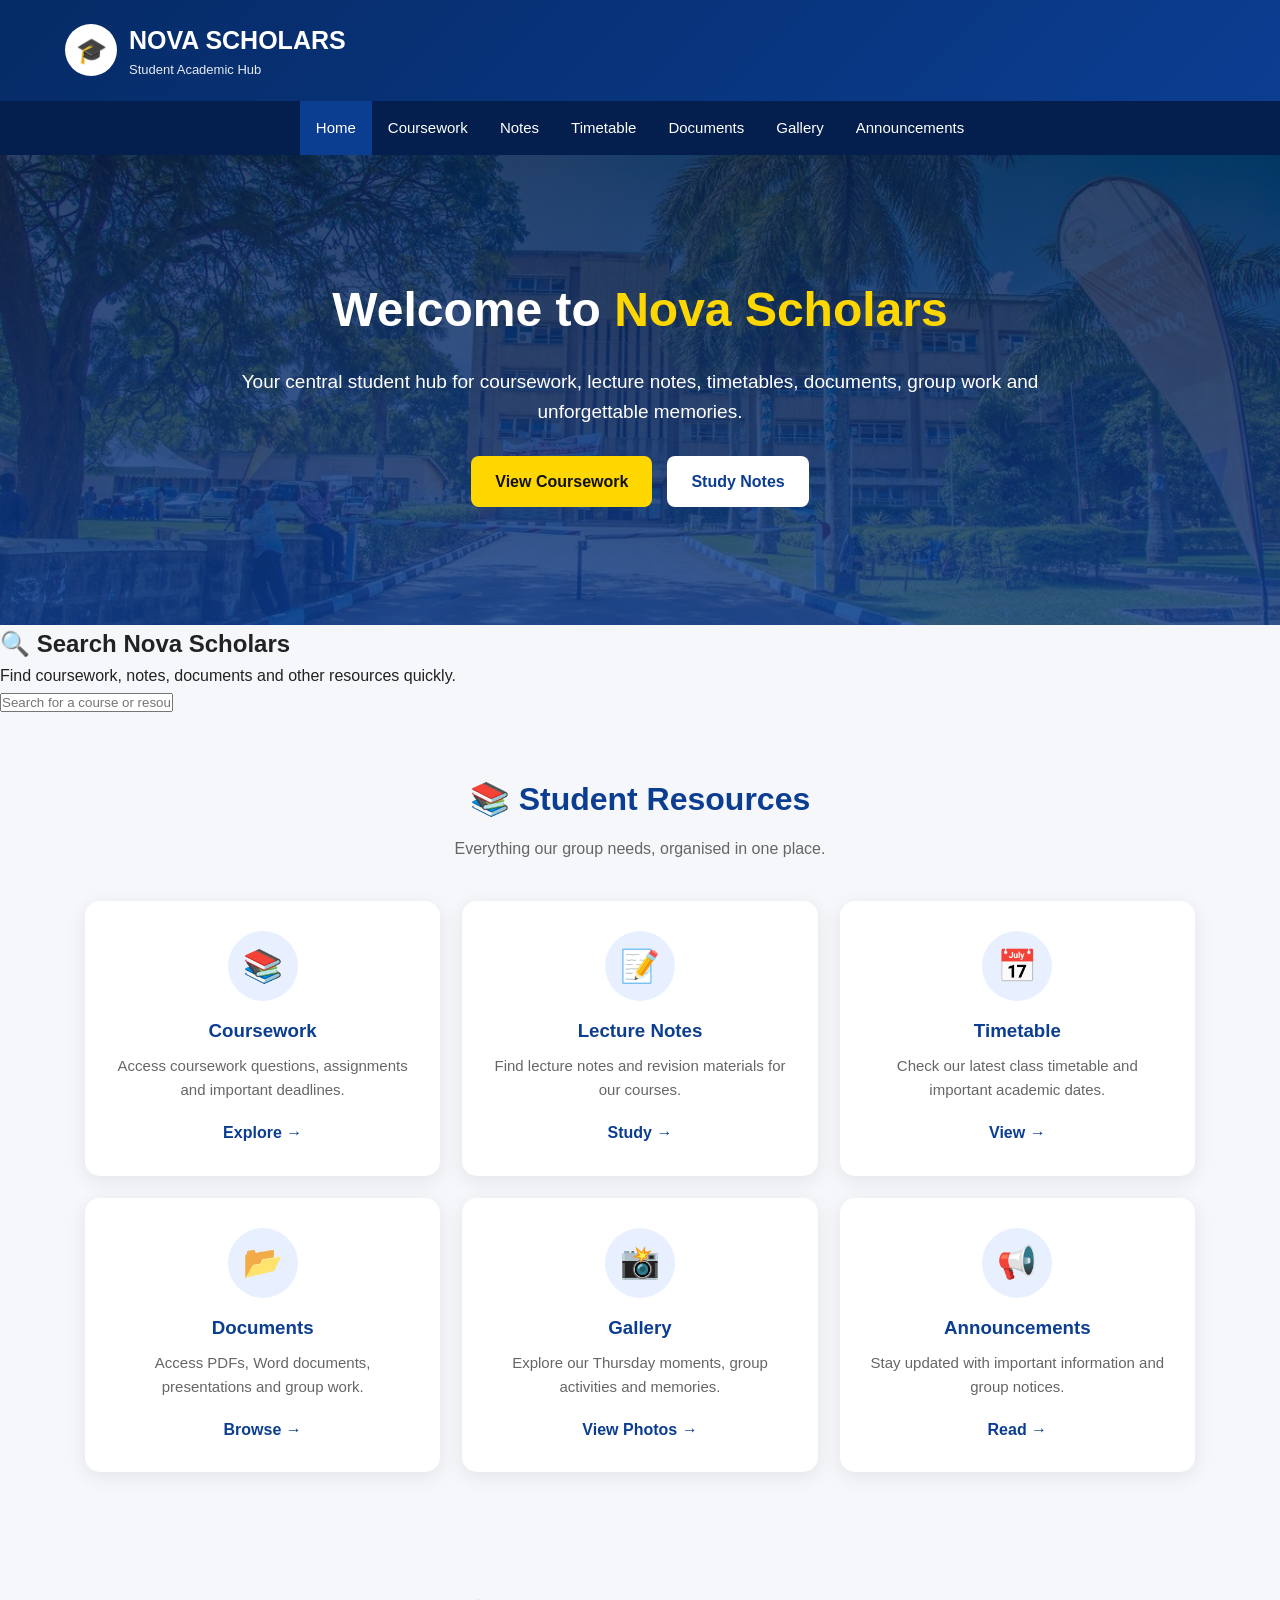
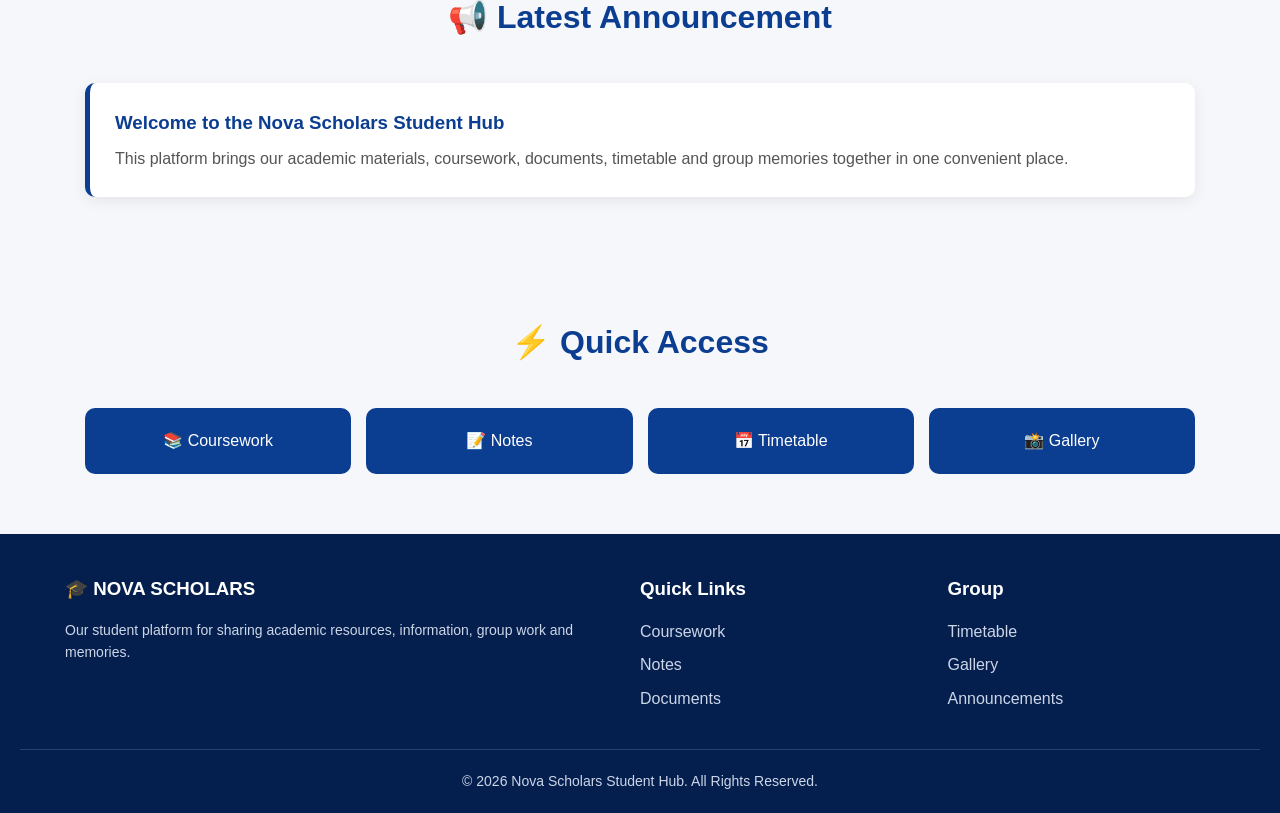
<file: index.html>
<!DOCTYPE html>
<html lang="en">

<head>

    <meta charset="UTF-8">

    <meta name="viewport"
          content="width=device-width, initial-scale=1.0">

    <title>Nova Scholars | Student Hub</title>

    <link rel="stylesheet" href="style.css">

</head>

<body>


<!-- ==============================
     HEADER
============================== -->

<header>

    <div class="header-content">

        <div class="logo">

            <div class="logo-icon">
                🎓
            </div>

            <div>

                <h1>NOVA SCHOLARS</h1>

                <p>
                    Student Academic Hub
                </p>

            </div>

        </div>

    </div>

</header>


<!-- ==============================
     NAVIGATION
============================== -->

<nav>

    <div class="nav-container">

        <a href="index.html" class="active">
            Home
        </a>

        <a href="coursework.html">
            Coursework
        </a>

        <a href="notes.html">
            Notes
        </a>

        <a href="timetable.html">
            Timetable
        </a>

        <a href="documents.html">
            Documents
        </a>

        <a href="gallery.html">
            Gallery
        </a>

        <a href="announcements.html">
            Announcements
        </a>

    </div>

</nav>


<!-- ==============================
     HERO
============================== -->

<section class="hero">

    <div class="hero-content">

        <h2>
            Welcome to
            <span>Nova Scholars</span>
        </h2>

        <p>
            Your central student hub for coursework,
            lecture notes, timetables, documents,
            group work and unforgettable memories.
        </p>


        <div class="hero-buttons">

            <a href="coursework.html"
               class="btn btn-primary">

                View Coursework

            </a>


            <a href="notes.html"
               class="btn btn-light">

                Study Notes

            </a>

        </div>

    </div>

</section>
<!-- Search Section -->
<section class="search-section">
    <h2>🔍 Search Nova Scholars</h2>
    <p>Find coursework, notes, documents and other resources quickly.</p>

    <input
        type="text"
        id="searchInput"
        placeholder="Search for a course or resource..."
        onkeyup="searchResources()"
    >

    <div id="searchResults"></div>
</section>

<!-- ==============================
     STUDENT RESOURCES
============================== -->

<section class="container">

    <div class="section-title">

        <h2>
            📚 Student Resources
        </h2>

        <p>
            Everything our group needs, organised in one place.
        </p>

    </div>


    <div class="cards">


        <!-- COURSEWORK -->

        <div class="card">

            <div class="card-icon">
                📚
            </div>

            <h3>
                Coursework
            </h3>

            <p>
                Access coursework questions,
                assignments and important deadlines.
            </p>

            <a href="coursework.html"
               class="card-link">

                Explore →

            </a>

        </div>


        <!-- NOTES -->

        <div class="card">

            <div class="card-icon">
                📝
            </div>

            <h3>
                Lecture Notes
            </h3>

            <p>
                Find lecture notes and revision
                materials for our courses.
            </p>

            <a href="notes.html"
               class="card-link">

                Study →

            </a>

        </div>


        <!-- TIMETABLE -->

        <div class="card">

            <div class="card-icon">
                📅
            </div>

            <h3>
                Timetable
            </h3>

            <p>
                Check our latest class timetable
                and important academic dates.
            </p>

            <a href="timetable.html"
               class="card-link">

                View →

            </a>

        </div>


        <!-- DOCUMENTS -->

        <div class="card">

            <div class="card-icon">
                📂
            </div>

            <h3>
                Documents
            </h3>

            <p>
                Access PDFs, Word documents,
                presentations and group work.
            </p>

            <a href="documents.html"
               class="card-link">

                Browse →

            </a>

        </div>


        <!-- GALLERY -->

        <div class="card">

            <div class="card-icon">
                📸
            </div>

            <h3>
                Gallery
            </h3>

            <p>
                Explore our Thursday moments,
                group activities and memories.
            </p>

            <a href="gallery.html"
               class="card-link">

                View Photos →

            </a>

        </div>


        <!-- ANNOUNCEMENTS -->

        <div class="card">

            <div class="card-icon">
                📢
            </div>

            <h3>
                Announcements
            </h3>

            <p>
                Stay updated with important
                information and group notices.
            </p>

            <a href="announcements.html"
               class="card-link">

                Read →

            </a>

        </div>

    </div>

</section>


<!-- ==============================
     LATEST ANNOUNCEMENT
============================== -->

<section class="container">

    <div class="section-title">

        <h2>
            📢 Latest Announcement
        </h2>

    </div>


    <div class="announcement-box">

        <h3>
            Welcome to the Nova Scholars Student Hub
        </h3>

        <p>
            This platform brings our academic materials,
            coursework, documents, timetable and group
            memories together in one convenient place.
        </p>

    </div>

</section>


<!-- ==============================
     QUICK LINKS
============================== -->

<section class="container">

    <div class="section-title">

        <h2>
            ⚡ Quick Access
        </h2>

    </div>


    <div class="quick-links">

        <a href="coursework.html"
           class="quick-link">

            📚 Coursework

        </a>


        <a href="notes.html"
           class="quick-link">

            📝 Notes

        </a>


        <a href="timetable.html"
           class="quick-link">

            📅 Timetable

        </a>


        <a href="gallery.html"
           class="quick-link">

            📸 Gallery

        </a>

    </div>

</section>


<!-- ==============================
     FOOTER
============================== -->

<footer>

    <div class="footer-content">


        <div class="footer-section">

            <h3>
                🎓 NOVA SCHOLARS
            </h3>

            <p>
                Our student platform for sharing
                academic resources, information,
                group work and memories.
            </p>

        </div>


        <div class="footer-section">

            <h3>
                Quick Links
            </h3>

            <a href="coursework.html">
                Coursework
            </a>

            <a href="notes.html">
                Notes
            </a>

            <a href="documents.html">
                Documents
            </a>

        </div>


        <div class="footer-section">

            <h3>
                Group
            </h3>

            <a href="timetable.html">
                Timetable
            </a>

            <a href="gallery.html">
                Gallery
            </a>

            <a href="announcements.html">
                Announcements
            </a>

        </div>

    </div>


    <div class="copyright">

        <p>
            © 2026 Nova Scholars Student Hub.
            All Rights Reserved.
        </p>

    </div>

</footer>


<script src="script.js"></script>

</body>
</html>
</file>
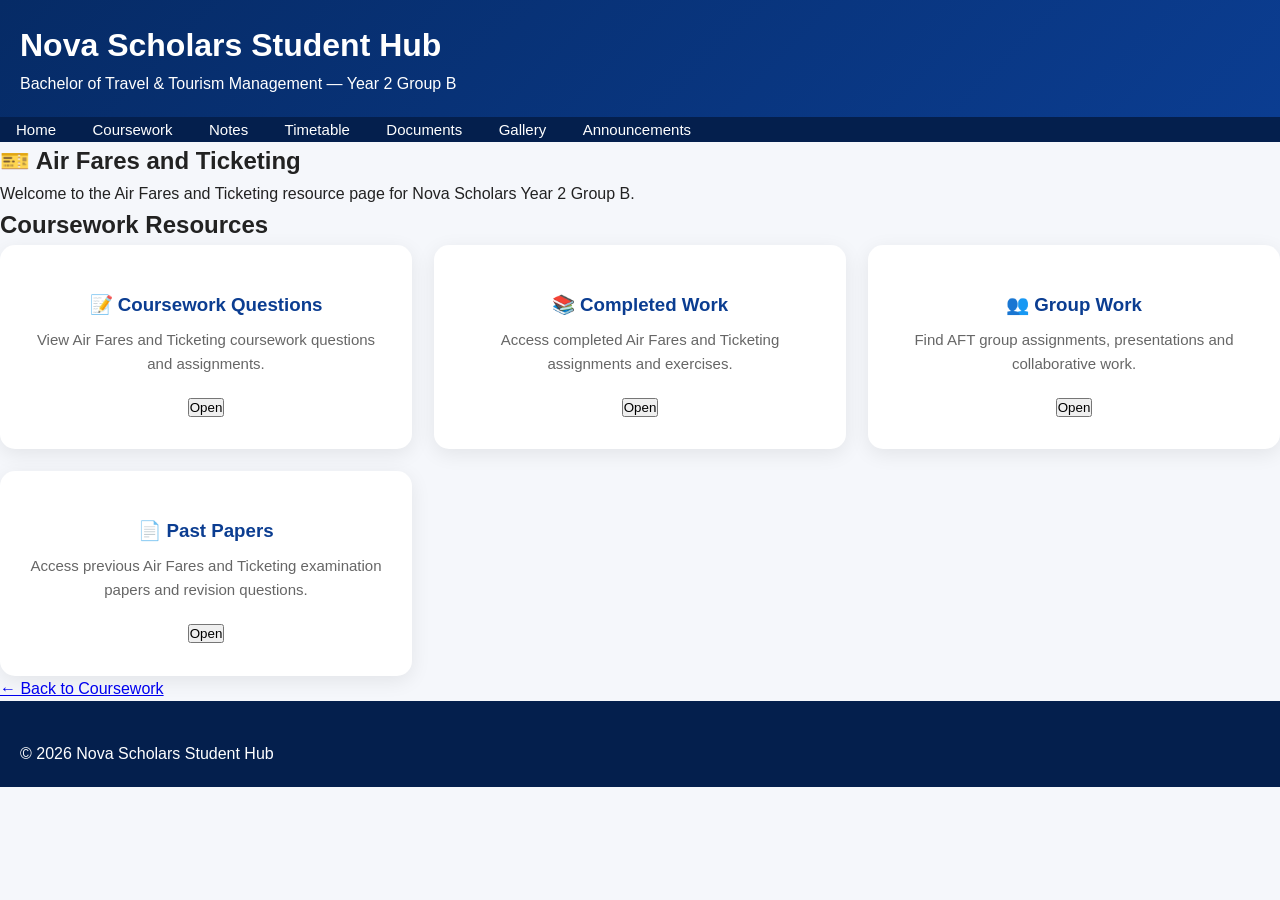
<file: AFT.html>
<!DOCTYPE html>
<html lang="en">

<head>
    <meta charset="UTF-8">
    <meta name="viewport" content="width=device-width, initial-scale=1.0">

    <title>Air Fares and Ticketing | Nova Scholars</title>

    <link rel="stylesheet" href="style.css">
</head>

<body>

    <header>
        <h1>Nova Scholars Student Hub</h1>
        <p>Bachelor of Travel & Tourism Management — Year 2 Group B</p>
    </header>

    <nav>
        <a href="index.html">Home</a>
        <a href="coursework.html">Coursework</a>
        <a href="notes.html">Notes</a>
        <a href="timetable.html">Timetable</a>
        <a href="documents.html">Documents</a>
        <a href="gallery.html">Gallery</a>
        <a href="announcements.html">Announcements</a>
    </nav>

    <main>

        <section class="page-hero">
            <h2>🎫 Air Fares and Ticketing</h2>

            <p>
                Welcome to the Air Fares and Ticketing resource page
                for Nova Scholars Year 2 Group B.
            </p>
        </section>

        <section class="cards-section">

            <h2>Coursework Resources</h2>

            <div class="cards">

                <div class="card">
                    <h3>📝 Coursework Questions</h3>
                    <p>
                        View Air Fares and Ticketing coursework
                        questions and assignments.
                    </p>
                    <button onclick="alert('AFT coursework questions will be added here.')">
                        Open
                    </button>
                </div>

                <div class="card">
                    <h3>📚 Completed Work</h3>
                    <p>
                        Access completed Air Fares and Ticketing
                        assignments and exercises.
                    </p>
                    <button onclick="alert('Completed AFT work will be added here.')">
                        Open
                    </button>
                </div>

                <div class="card">
                    <h3>👥 Group Work</h3>
                    <p>
                        Find AFT group assignments, presentations
                        and collaborative work.
                    </p>
                    <button onclick="alert('AFT group work will be added here.')">
                        Open
                    </button>
                </div>

                <div class="card">
                    <h3>📄 Past Papers</h3>
                    <p>
                        Access previous Air Fares and Ticketing
                        examination papers and revision questions.
                    </p>
                    <button onclick="alert('AFT past papers will be added here.')">
                        Open
                    </button>
                </div>

            </div>

        </section>

        <section class="back-home">
            <a href="coursework.html">
                ← Back to Coursework
            </a>
        </section>

    </main>

    <footer>
        <p>
            © <span class="current-year"></span>
            Nova Scholars Student Hub
        </p>
    </footer>

    <script src="script.js"></script>

</body>
</html>
</file>
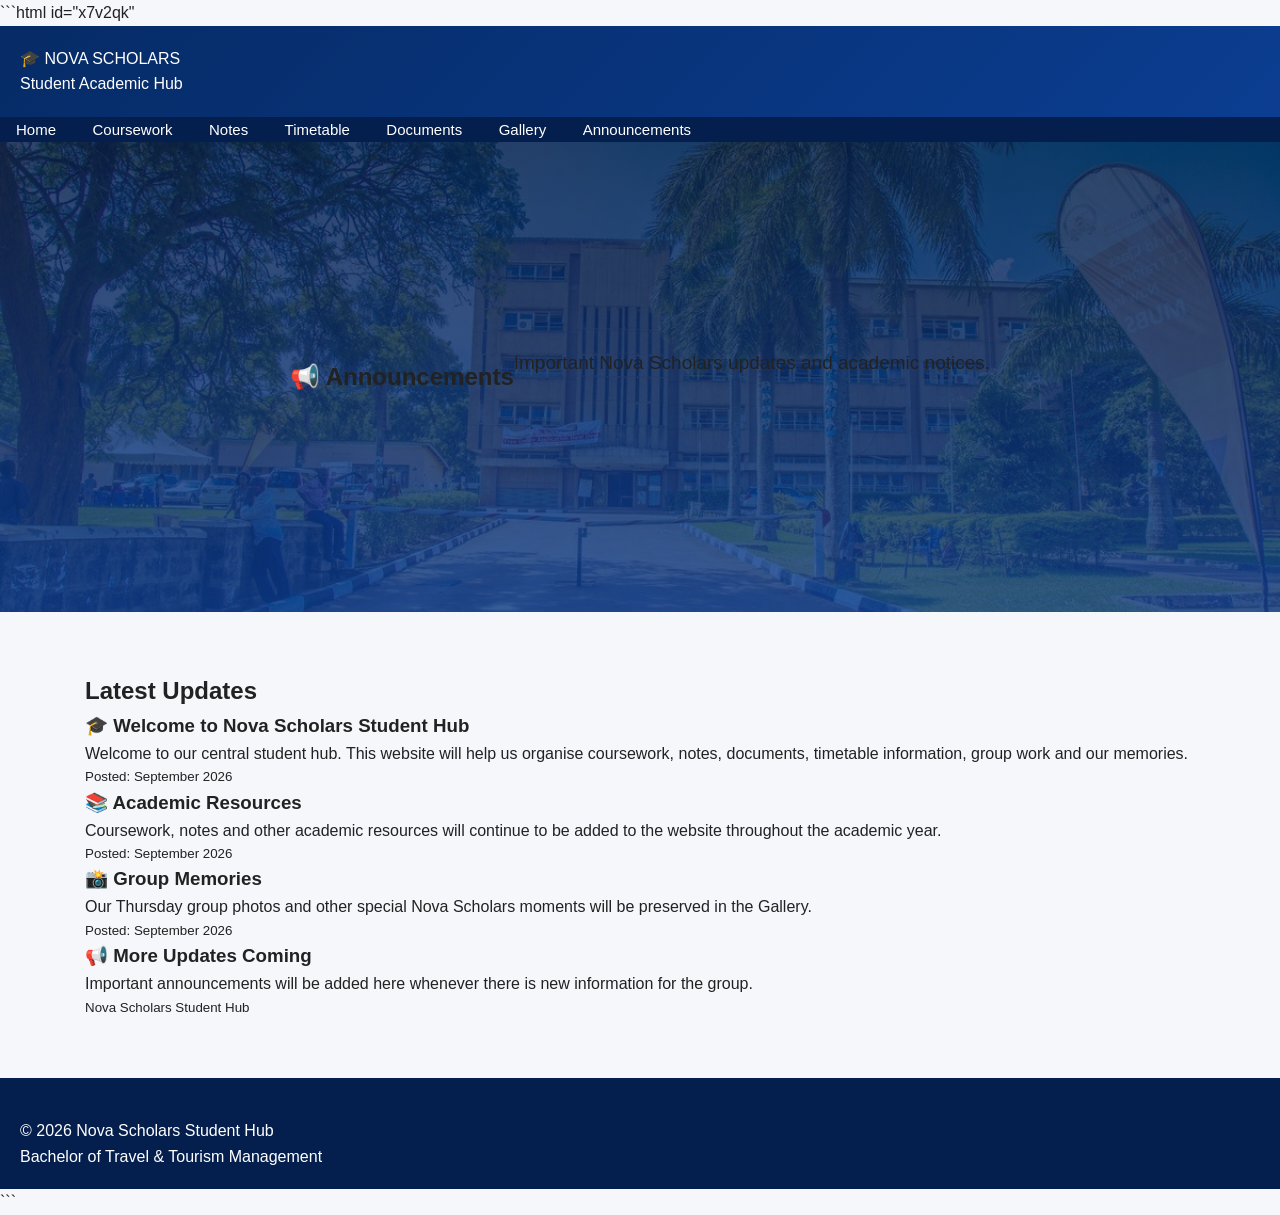
<file: annoucement.html>
```html id="x7v2qk"
<!DOCTYPE html>
<html lang="en">
<head>
    <meta charset="UTF-8">
    <meta name="viewport" content="width=device-width, initial-scale=1.0">
    <title>Nova Scholars | Announcements</title>
    <link rel="stylesheet" href="style.css">
</head>

<body>

<header>
    <div class="logo">🎓 NOVA SCHOLARS</div>
    <p>Student Academic Hub</p>
</header>

<nav>
    <a href="index.html">Home</a>
    <a href="coursework.html">Coursework</a>
    <a href="notes.html">Notes</a>
    <a href="timetable.html">Timetable</a>
    <a href="documents.html">Documents</a>
    <a href="gallery.html">Gallery</a>
    <a href="announcements.html">Announcements</a>
</nav>

<section class="hero">
    <h1>📢 Announcements</h1>
    <p>Important Nova Scholars updates and academic notices.</p>
</section>

<main class="container">

    <h2>Latest Updates</h2>

    <div class="announcement">

        <h3>🎓 Welcome to Nova Scholars Student Hub</h3>

        <p>
            Welcome to our central student hub. This website will help
            us organise coursework, notes, documents, timetable
            information, group work and our memories.
        </p>

        <small>Posted: September 2026</small>

    </div>

    <div class="announcement">

        <h3>📚 Academic Resources</h3>

        <p>
            Coursework, notes and other academic resources will
            continue to be added to the website throughout the
            academic year.
        </p>

        <small>Posted: September 2026</small>

    </div>

    <div class="announcement">

        <h3>📸 Group Memories</h3>

        <p>
            Our Thursday group photos and other special Nova Scholars
            moments will be preserved in the Gallery.
        </p>

        <small>Posted: September 2026</small>

    </div>

    <div class="announcement">

        <h3>📢 More Updates Coming</h3>

        <p>
            Important announcements will be added here whenever
            there is new information for the group.
        </p>

        <small>Nova Scholars Student Hub</small>

    </div>

</main>

<footer>
    <p>© 2026 Nova Scholars Student Hub</p>
    <p>Bachelor of Travel & Tourism Management</p>
</footer>

</body>
</html>
```
</file>
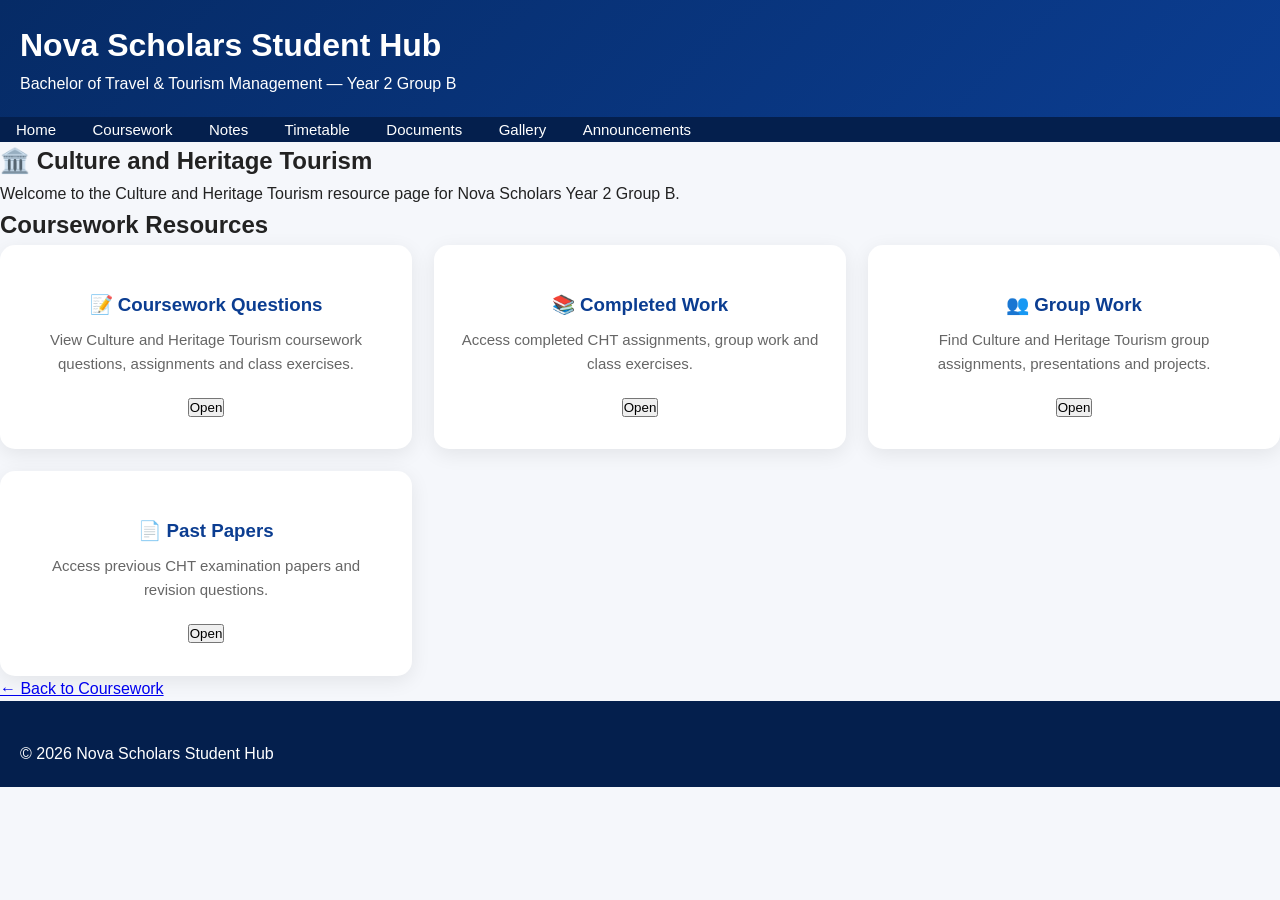
<file: CHT.html>
<!DOCTYPE html>
<html lang="en">

<head>
    <meta charset="UTF-8">
    <meta name="viewport" content="width=device-width, initial-scale=1.0">

    <title>Culture and Heritage Tourism | Nova Scholars</title>

    <link rel="stylesheet" href="style.css">
</head>

<body>

    <header>
        <h1>Nova Scholars Student Hub</h1>
        <p>Bachelor of Travel & Tourism Management — Year 2 Group B</p>
    </header>

    <nav>
        <a href="index.html">Home</a>
        <a href="coursework.html">Coursework</a>
        <a href="notes.html">Notes</a>
        <a href="timetable.html">Timetable</a>
        <a href="documents.html">Documents</a>
        <a href="gallery.html">Gallery</a>
        <a href="announcements.html">Announcements</a>
    </nav>

    <main>

        <section class="page-hero">
            <h2>🏛️ Culture and Heritage Tourism</h2>

            <p>
                Welcome to the Culture and Heritage Tourism resource page
                for Nova Scholars Year 2 Group B.
            </p>
        </section>

        <section class="cards-section">

            <h2>Coursework Resources</h2>

            <div class="cards">

                <div class="card">
                    <h3>📝 Coursework Questions</h3>
                    <p>
                        View Culture and Heritage Tourism coursework
                        questions, assignments and class exercises.
                    </p>

                    <button onclick="alert('CHT coursework questions will be added here.')">
                        Open
                    </button>
                </div>

                <div class="card">
                    <h3>📚 Completed Work</h3>
                    <p>
                        Access completed CHT assignments,
                        group work and class exercises.
                    </p>

                    <button onclick="alert('Completed CHT work will be added here.')">
                        Open
                    </button>
                </div>

                <div class="card">
                    <h3>👥 Group Work</h3>
                    <p>
                        Find Culture and Heritage Tourism group
                        assignments, presentations and projects.
                    </p>

                    <button onclick="alert('CHT group work will be added here.')">
                        Open
                    </button>
                </div>

                <div class="card">
                    <h3>📄 Past Papers</h3>
                    <p>
                        Access previous CHT examination papers
                        and revision questions.
                    </p>

                    <button onclick="alert('CHT past papers will be added here.')">
                        Open
                    </button>
                </div>

            </div>

        </section>

        <section class="back-home">
            <a href="coursework.html">
                ← Back to Coursework
            </a>
        </section>

    </main>

    <footer>
        <p>
            © <span class="current-year"></span>
            Nova Scholars Student Hub
        </p>
    </footer>

    <script src="script.js"></script>

</body>
</html>
</file>
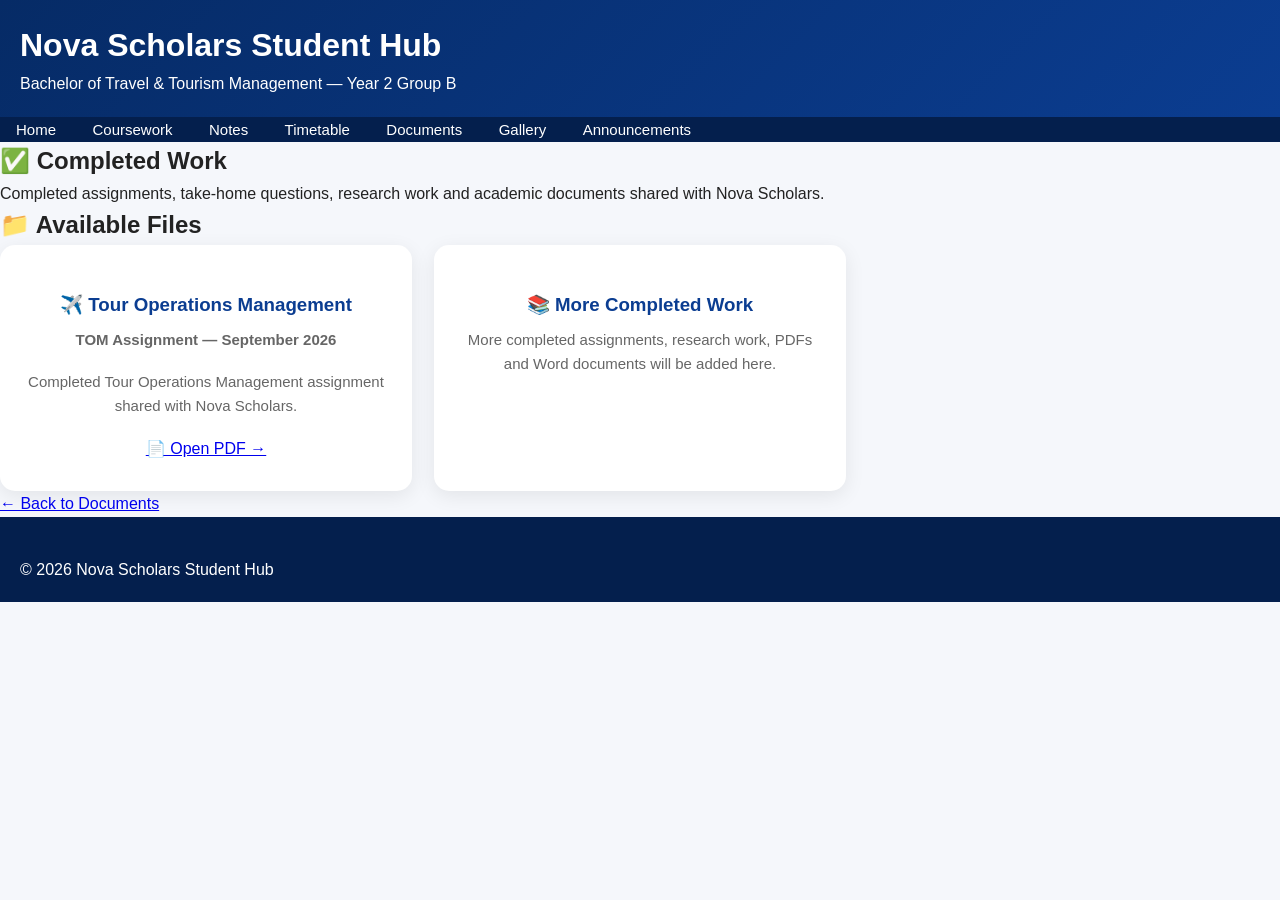
<file: completed-work.html>
<!DOCTYPE html>
<html lang="en">

<head>
    <meta charset="UTF-8">
    <meta name="viewport" content="width=device-width, initial-scale=1.0">

    <title>Completed Work | Nova Scholars Student Hub</title>

    <link rel="stylesheet" href="style.css">
</head>

<body>

    <!-- Header -->
    <header>
        <h1>Nova Scholars Student Hub</h1>
        <p>Bachelor of Travel & Tourism Management — Year 2 Group B</p>
    </header>


    <!-- Navigation -->
    <nav>
        <a href="index.html">Home</a>
        <a href="coursework.html">Coursework</a>
        <a href="notes.html">Notes</a>
        <a href="timetable.html">Timetable</a>
        <a href="documents.html">Documents</a>
        <a href="gallery.html">Gallery</a>
        <a href="announcements.html">Announcements</a>
    </nav>


    <!-- Main Content -->
    <main>

        <section class="page-hero">

            <h2>✅ Completed Work</h2>

            <p>
                Completed assignments, take-home questions,
                research work and academic documents shared
                with Nova Scholars.
            </p>

        </section>


        <!-- Available Files -->
        <section class="cards-section">

            <h2>📁 Available Files</h2>

            <div class="cards">

                <!-- TOM Assignment -->
                <div class="card">

                    <h3>✈️ Tour Operations Management</h3>

                    <p>
                        <strong>TOM Assignment — September 2026</strong>
                    </p>

                    <p>
                        Completed Tour Operations Management
                        assignment shared with Nova Scholars.
                    </p>

                    <a
                        href="completed-work/TOM-Presentation-2026.docx"
                        class="card-button"
                        target="_blank">
                        📄 Open PDF →
                    </a>

                </div>


                <!-- More files -->
                <div class="card">

                    <h3>📚 More Completed Work</h3>

                    <p>
                        More completed assignments, research work,
                        PDFs and Word documents will be added here.
                    </p>

                </div>

            </div>

        </section>


        <!-- Back to Documents -->
        <section class="back-home">

            <a href="documents.html">
                ← Back to Documents
            </a>

        </section>

    </main>


    <!-- Footer -->
    <footer>

        <p>
            © <span class="current-year"></span>
            Nova Scholars Student Hub
        </p>

    </footer>


    <!-- Central JavaScript -->
    <script src="script.js"></script>

</body>

</html>
</file>
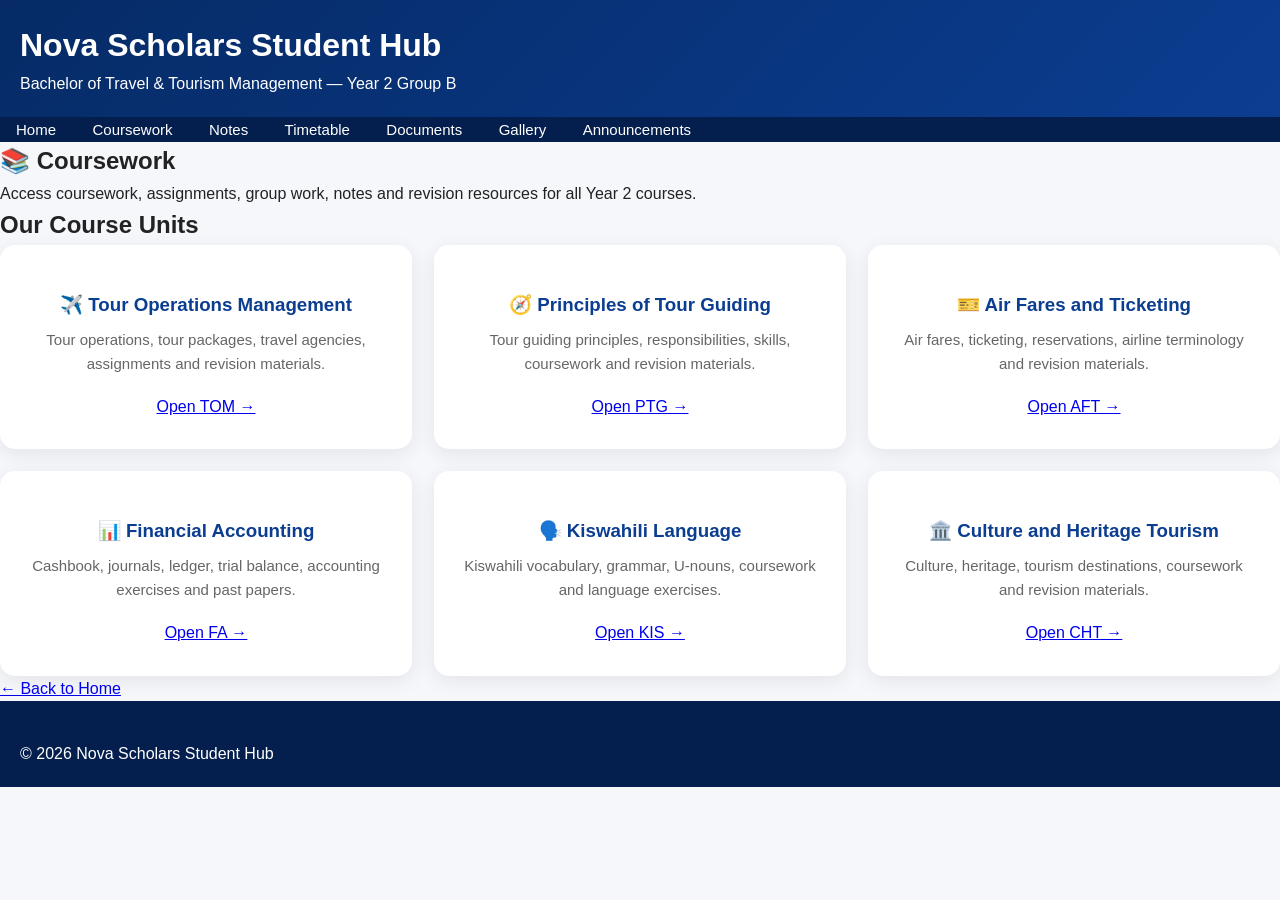
<file: coursework.html>
<!DOCTYPE html>
<html lang="en">

<head>
    <meta charset="UTF-8">
    <meta name="viewport" content="width=device-width, initial-scale=1.0">

    <title>Coursework | Nova Scholars Student Hub</title>

    <link rel="stylesheet" href="style.css">
</head>

<body>

    <!-- Header -->
    <header>
        <h1>Nova Scholars Student Hub</h1>
        <p>Bachelor of Travel & Tourism Management — Year 2 Group B</p>
    </header>


    <!-- Navigation -->
    <nav>
        <a href="index.html">Home</a>
        <a href="coursework.html">Coursework</a>
        <a href="notes.html">Notes</a>
        <a href="timetable.html">Timetable</a>
        <a href="documents.html">Documents</a>
        <a href="gallery.html">Gallery</a>
        <a href="announcements.html">Announcements</a>
    </nav>


    <!-- Main Content -->
    <main>

        <section class="page-hero">

            <h2>📚 Coursework</h2>

            <p>
                Access coursework, assignments, group work,
                notes and revision resources for all Year 2 courses.
            </p>

        </section>


        <!-- Course Units -->
        <section class="cards-section">

            <h2>Our Course Units</h2>

            <!-- Courses will be loaded automatically here -->
            <div class="cards" id="courseList"></div>

        </section>


        <!-- Back Home -->
        <section class="back-home">

            <a href="index.html">
                ← Back to Home
            </a>

        </section>

    </main>


    <!-- Footer -->
    <footer>

        <p>
            © <span class="current-year"></span>
            Nova Scholars Student Hub
        </p>

    </footer>


    <!-- Central JavaScript -->
    <script src="script.js"></script>


    <!-- Load Courses -->
    <script>
        displayCourses("courseList");
    </script>

</body>
</html>
</file>
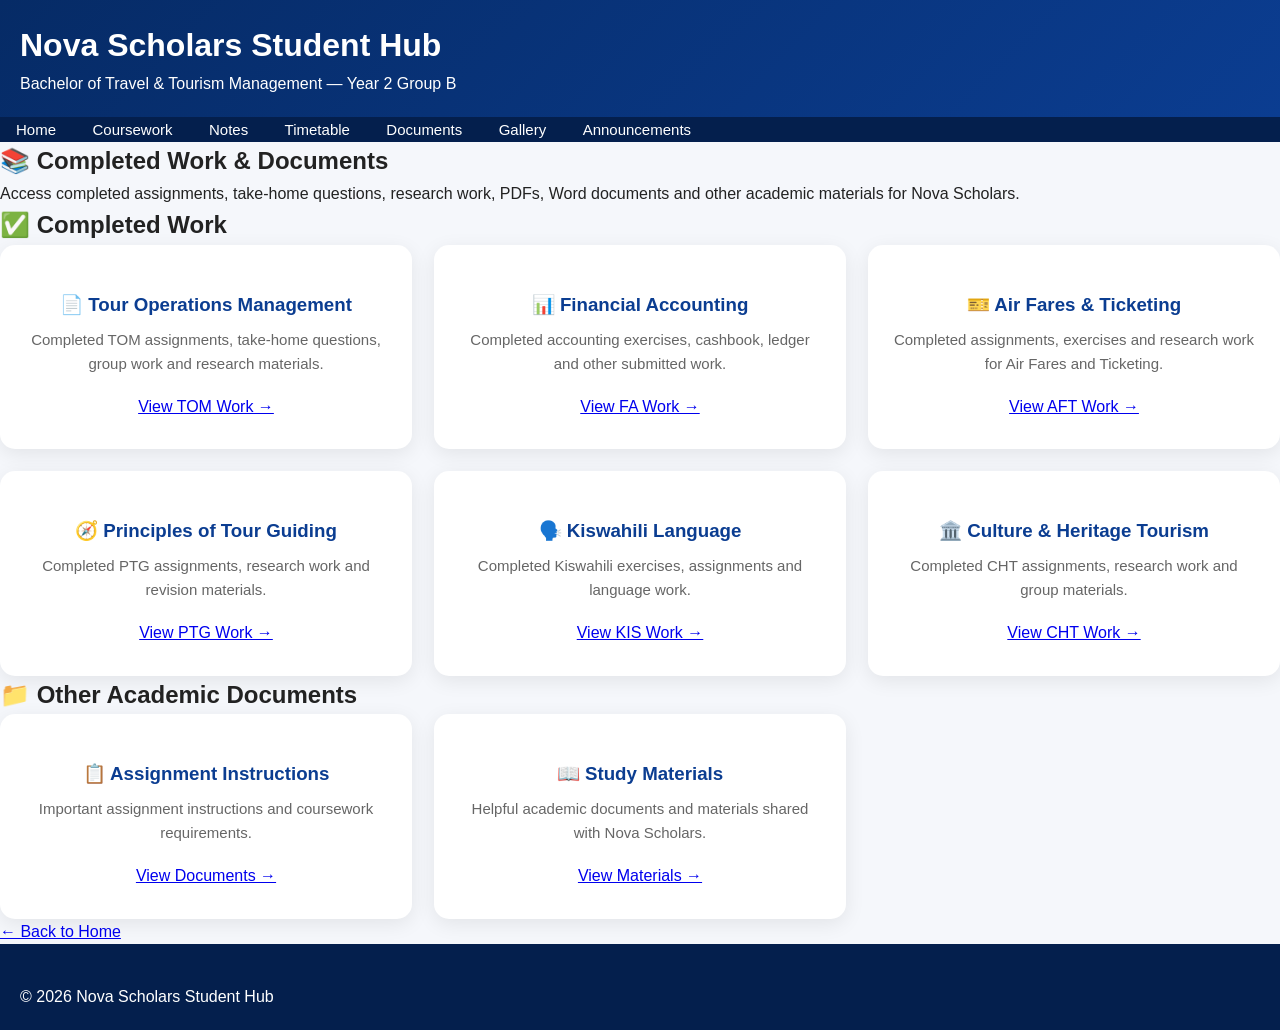
<file: document.html>
<!DOCTYPE html>
<html lang="en">

<head>
    <meta charset="UTF-8">
    <meta name="viewport" content="width=device-width, initial-scale=1.0">

    <title>Completed Work & Documents | Nova Scholars Student Hub</title>

    <link rel="stylesheet" href="style.css">
</head>

<body>

    <!-- Header -->
    <header>
        <h1>Nova Scholars Student Hub</h1>
        <p>Bachelor of Travel & Tourism Management — Year 2 Group B</p>
    </header>


    <!-- Navigation -->
    <nav>
        <a href="index.html">Home</a>
        <a href="coursework.html">Coursework</a>
        <a href="notes.html">Notes</a>
        <a href="timetable.html">Timetable</a>
        <a href="documents.html">Documents</a>
        <a href="gallery.html">Gallery</a>
        <a href="announcements.html">Announcements</a>
    </nav>


    <!-- Main Content -->
    <main>

        <section class="page-hero">

            <h2>📚 Completed Work & Documents</h2>

            <p>
                Access completed assignments, take-home questions,
                research work, PDFs, Word documents and other
                academic materials for Nova Scholars.
            </p>

        </section>


        <!-- Completed Work -->
        <section class="cards-section">

            <h2>✅ Completed Work</h2>

            <div class="cards">

                <div class="card">

                    <h3>📄 Tour Operations Management</h3>

                    <p>
                        Completed TOM assignments, take-home questions,
                        group work and research materials.
                    </p>

                    <a href="completed-work.html" class="card-button">
                        View TOM Work →
                    </a>

                </div>


                <div class="card">

                    <h3>📊 Financial Accounting</h3>

                    <p>
                        Completed accounting exercises, cashbook,
                        ledger and other submitted work.
                    </p>

                    <a href="completed-work.html" class="card-button">
                        View FA Work →
                    </a>

                </div>


                <div class="card">

                    <h3>🎫 Air Fares & Ticketing</h3>

                    <p>
                        Completed assignments, exercises and
                        research work for Air Fares and Ticketing.
                    </p>

                    <a href="completed-work.html" class="card-button">
                        View AFT Work →
                    </a>

                </div>


                <div class="card">

                    <h3>🧭 Principles of Tour Guiding</h3>

                    <p>
                        Completed PTG assignments, research work
                        and revision materials.
                    </p>

                    <a href="completed-work.html" class="card-button">
                        View PTG Work →
                    </a>

                </div>


                <div class="card">

                    <h3>🗣️ Kiswahili Language</h3>

                    <p>
                        Completed Kiswahili exercises, assignments
                        and language work.
                    </p>

                    <a href="completed-work.html" class="card-button">
                        View KIS Work →
                    </a>

                </div>


                <div class="card">

                    <h3>🏛️ Culture & Heritage Tourism</h3>

                    <p>
                        Completed CHT assignments, research work
                        and group materials.
                    </p>

                    <a href="completed-work.html" class="card-button">
                        View CHT Work →
                    </a>

                </div>

            </div>

        </section>


        <!-- Academic Documents -->
        <section class="cards-section">

            <h2>📁 Other Academic Documents</h2>

            <div class="cards">

                <div class="card">

                    <h3>📋 Assignment Instructions</h3>

                    <p>
                        Important assignment instructions and
                        coursework requirements.
                    </p>

                    <a href="completed-work.html" class="card-button">
                        View Documents →
                    </a>

                </div>


                <div class="card">

                    <h3>📖 Study Materials</h3>

                    <p>
                        Helpful academic documents and materials
                        shared with Nova Scholars.
                    </p>

                    <a href="completed-work.html" class="card-button">
                        View Materials →
                    </a>

                </div>

            </div>

        </section>


        <!-- Back Home -->
        <section class="back-home">

            <a href="index.html">
                ← Back to Home
            </a>

        </section>

    </main>


    <!-- Footer -->
    <footer>

        <p>
            © <span class="current-year"></span>
            Nova Scholars Student Hub
        </p>

    </footer>


    <!-- Central JavaScript -->
    <script src="script.js"></script>

</body>
</html>
</file>
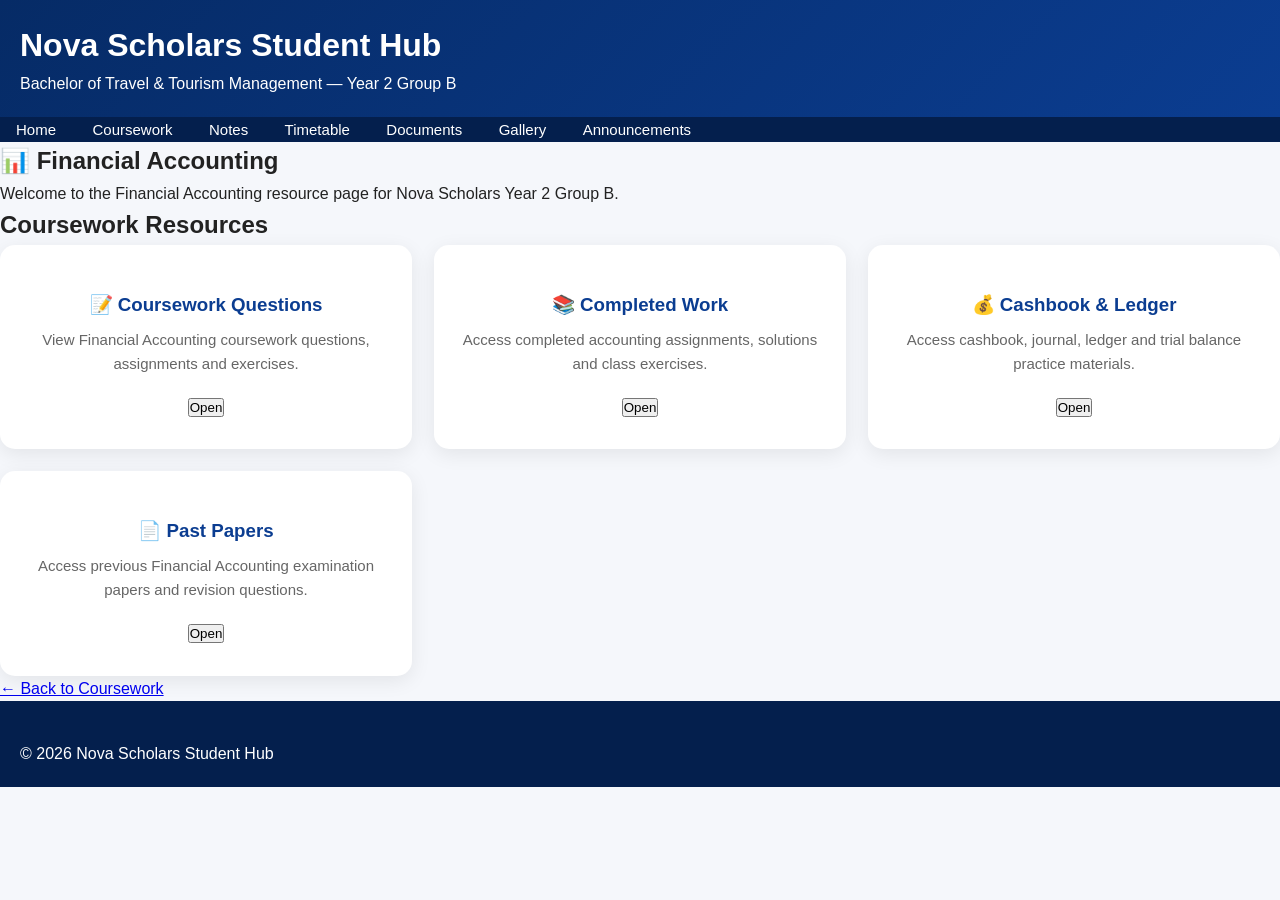
<file: FA.html>
<!DOCTYPE html>
<html lang="en">

<head>
    <meta charset="UTF-8">
    <meta name="viewport" content="width=device-width, initial-scale=1.0">

    <title>Financial Accounting | Nova Scholars</title>

    <link rel="stylesheet" href="style.css">
</head>

<body>

    <header>
        <h1>Nova Scholars Student Hub</h1>
        <p>Bachelor of Travel & Tourism Management — Year 2 Group B</p>
    </header>

    <nav>
        <a href="index.html">Home</a>
        <a href="coursework.html">Coursework</a>
        <a href="notes.html">Notes</a>
        <a href="timetable.html">Timetable</a>
        <a href="documents.html">Documents</a>
        <a href="gallery.html">Gallery</a>
        <a href="announcements.html">Announcements</a>
    </nav>

    <main>

        <section class="page-hero">
            <h2>📊 Financial Accounting</h2>

            <p>
                Welcome to the Financial Accounting resource page
                for Nova Scholars Year 2 Group B.
            </p>
        </section>

        <section class="cards-section">

            <h2>Coursework Resources</h2>

            <div class="cards">

                <div class="card">
                    <h3>📝 Coursework Questions</h3>
                    <p>
                        View Financial Accounting coursework questions,
                        assignments and exercises.
                    </p>
                    <button onclick="alert('Financial Accounting coursework questions will be added here.')">
                        Open
                    </button>
                </div>

                <div class="card">
                    <h3>📚 Completed Work</h3>
                    <p>
                        Access completed accounting assignments,
                        solutions and class exercises.
                    </p>
                    <button onclick="alert('Completed Financial Accounting work will be added here.')">
                        Open
                    </button>
                </div>

                <div class="card">
                    <h3>💰 Cashbook & Ledger</h3>
                    <p>
                        Access cashbook, journal, ledger and
                        trial balance practice materials.
                    </p>
                    <button onclick="alert('Cashbook and ledger materials will be added here.')">
                        Open
                    </button>
                </div>

                <div class="card">
                    <h3>📄 Past Papers</h3>
                    <p>
                        Access previous Financial Accounting
                        examination papers and revision questions.
                    </p>
                    <button onclick="alert('Financial Accounting past papers will be added here.')">
                        Open
                    </button>
                </div>

            </div>

        </section>

        <section class="back-home">
            <a href="coursework.html">
                ← Back to Coursework
            </a>
        </section>

    </main>

    <footer>
        <p>
            © <span class="current-year"></span>
            Nova Scholars Student Hub
        </p>
    </footer>

    <script src="script.js"></script>

</body>
</html>
</file>
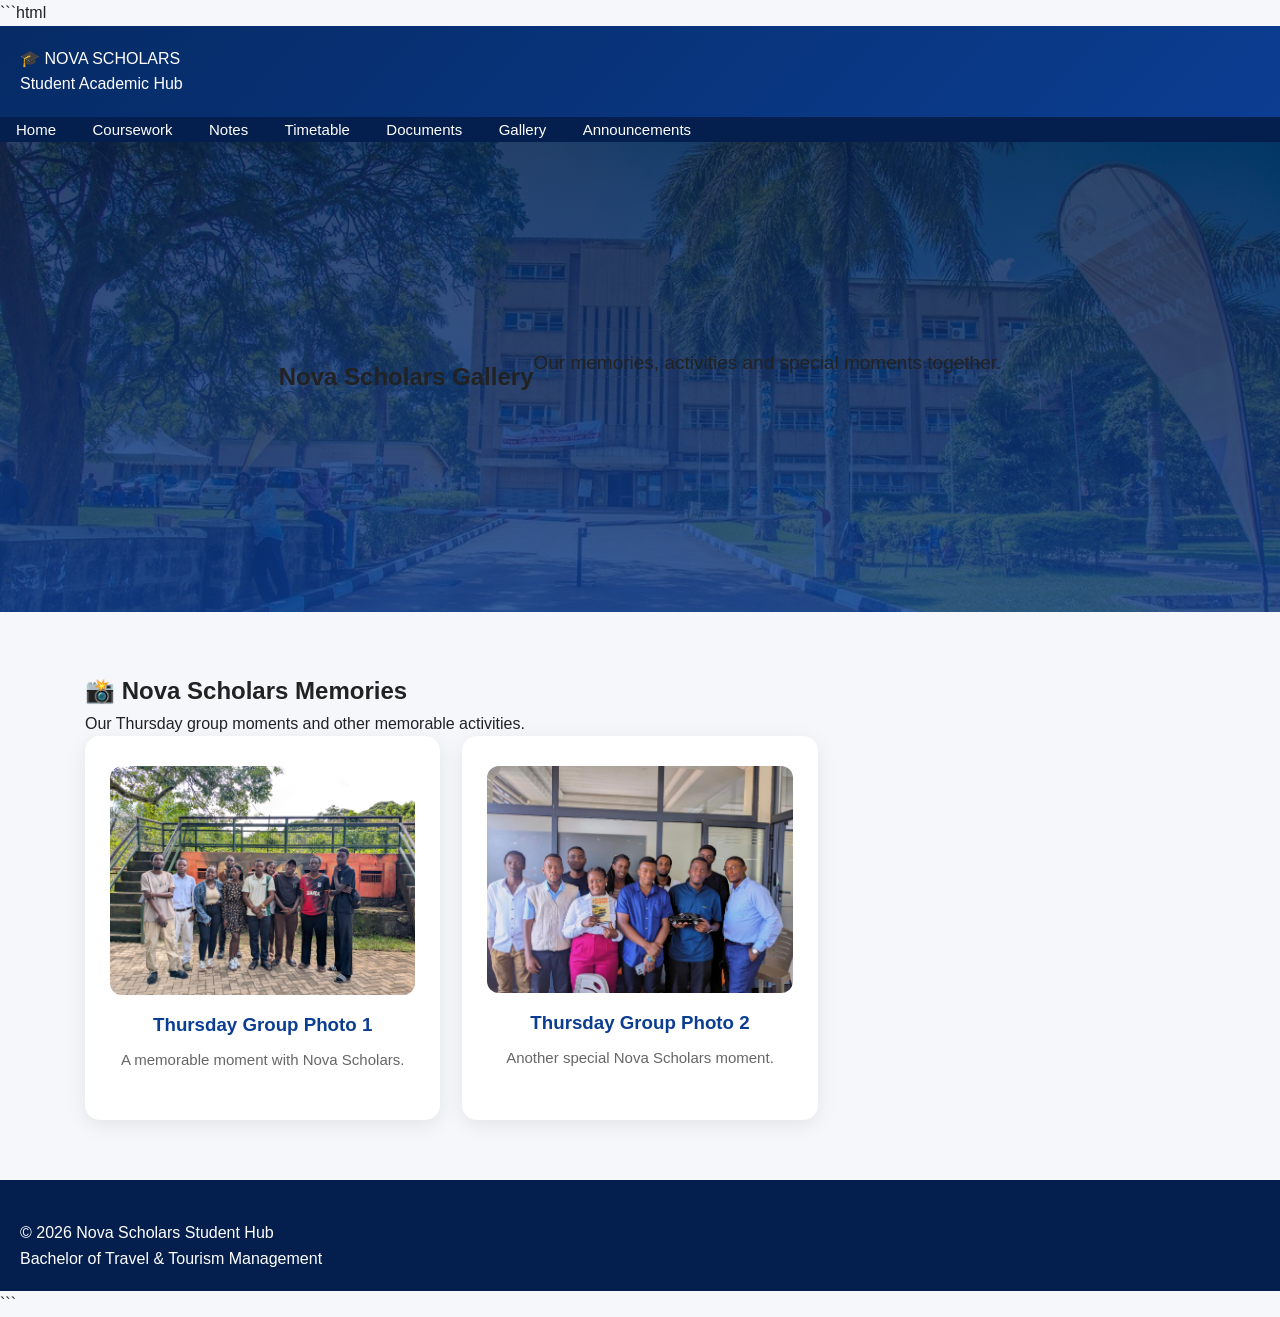
<file: gallery.html>
```html
<!DOCTYPE html>
<html lang="en">
<head>
    <meta charset="UTF-8">
    <meta name="viewport" content="width=device-width, initial-scale=1.0">
    <title>Nova Scholars | Gallery</title>
    <link rel="stylesheet" href="style.css">
</head>

<body>

<header>
    <div class="logo">🎓 NOVA SCHOLARS</div>
    <p>Student Academic Hub</p>
</header>

<nav>
    <a href="index.html">Home</a>
    <a href="coursework.html">Coursework</a>
    <a href="notes.html">Notes</a>
    <a href="timetable.html">Timetable</a>
    <a href="documents.html">Documents</a>
    <a href="gallery.html">Gallery</a>
    <a href="announcements.html">Announcements</a>
</nav>

<section class="hero">
    <h1>Nova Scholars Gallery</h1>
    <p>Our memories, activities and special moments together.</p>
</section>

<main class="container">

    <h2>📸 Nova Scholars Memories</h2>
    <p>Our Thursday group moments and other memorable activities.</p>

    <div class="cards">

        <div class="card">
            <img src="images/thursday1.jpg"
                 alt="Nova Scholars Thursday Group Photo"
                 style="width:100%; border-radius:12px;">

            <h3>Thursday Group Photo 1</h3>
            <p>A memorable moment with Nova Scholars.</p>
        </div>

        <div class="card">
            <img src="images/thursday2.jpg"
                 alt="Nova Scholars Thursday Group Photo"
                 style="width:100%; border-radius:12px;">

            <h3>Thursday Group Photo 2</h3>
            <p>Another special Nova Scholars moment.</p>
        </div>

    </div>

</main>

<footer>
    <p>© 2026 Nova Scholars Student Hub</p>
    <p>Bachelor of Travel & Tourism Management</p>
</footer>

</body>
</html>
```
</file>
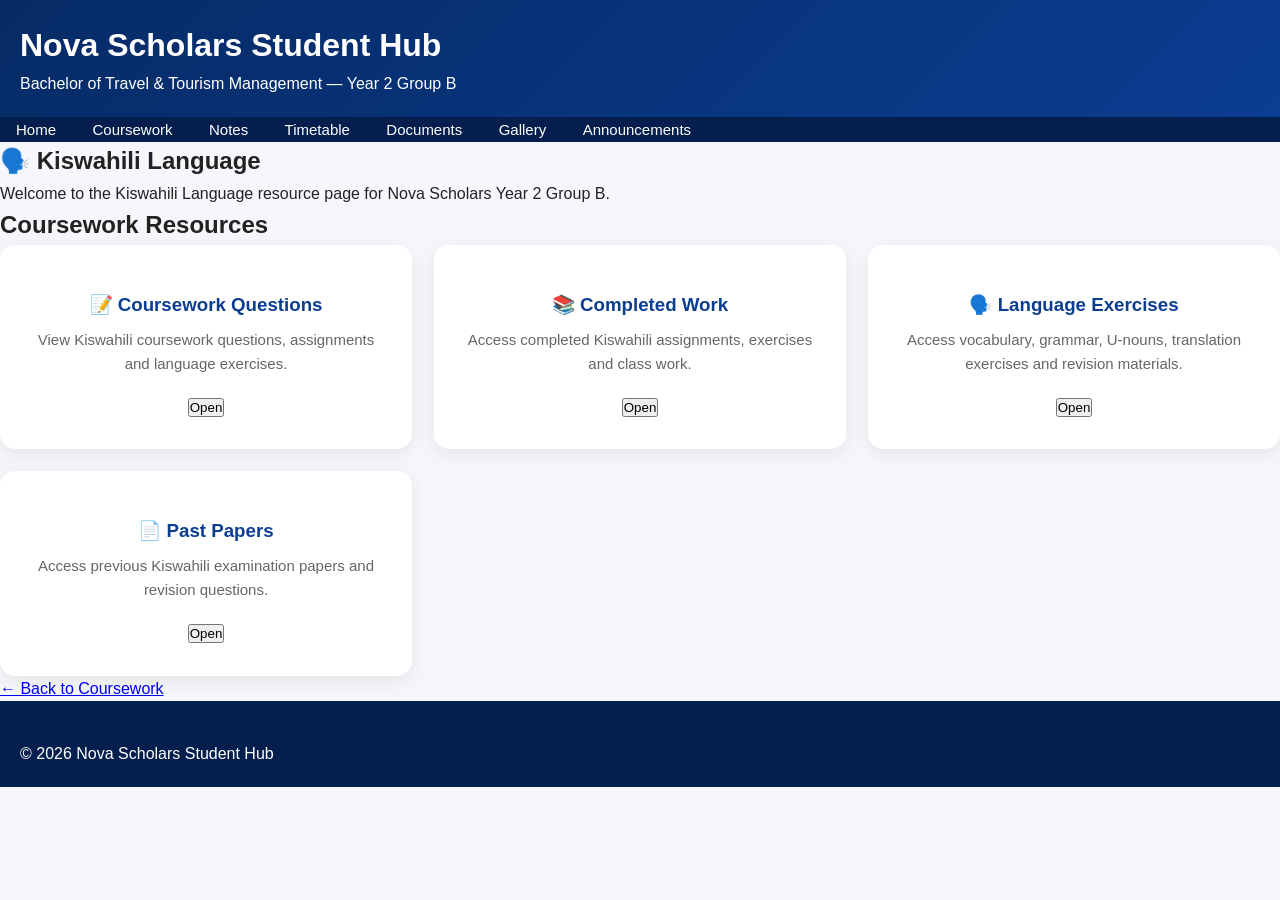
<file: kiswahili.html>
<!DOCTYPE html>
<html lang="en">

<head>
    <meta charset="UTF-8">
    <meta name="viewport" content="width=device-width, initial-scale=1.0">

    <title>Kiswahili Language | Nova Scholars</title>

    <link rel="stylesheet" href="style.css">
</head>

<body>

    <header>
        <h1>Nova Scholars Student Hub</h1>
        <p>Bachelor of Travel & Tourism Management — Year 2 Group B</p>
    </header>

    <nav>
        <a href="index.html">Home</a>
        <a href="coursework.html">Coursework</a>
        <a href="notes.html">Notes</a>
        <a href="timetable.html">Timetable</a>
        <a href="documents.html">Documents</a>
        <a href="gallery.html">Gallery</a>
        <a href="announcements.html">Announcements</a>
    </nav>

    <main>

        <section class="page-hero">
            <h2>🗣️ Kiswahili Language</h2>

            <p>
                Welcome to the Kiswahili Language resource page
                for Nova Scholars Year 2 Group B.
            </p>
        </section>

        <section class="cards-section">

            <h2>Coursework Resources</h2>

            <div class="cards">

                <div class="card">
                    <h3>📝 Coursework Questions</h3>
                    <p>
                        View Kiswahili coursework questions,
                        assignments and language exercises.
                    </p>

                    <button onclick="alert('Kiswahili coursework questions will be added here.')">
                        Open
                    </button>
                </div>

                <div class="card">
                    <h3>📚 Completed Work</h3>
                    <p>
                        Access completed Kiswahili assignments,
                        exercises and class work.
                    </p>

                    <button onclick="alert('Completed Kiswahili work will be added here.')">
                        Open
                    </button>
                </div>

                <div class="card">
                    <h3>🗣️ Language Exercises</h3>
                    <p>
                        Access vocabulary, grammar, U-nouns,
                        translation exercises and revision materials.
                    </p>

                    <button onclick="alert('Kiswahili language exercises will be added here.')">
                        Open
                    </button>
                </div>

                <div class="card">
                    <h3>📄 Past Papers</h3>
                    <p>
                        Access previous Kiswahili examination papers
                        and revision questions.
                    </p>

                    <button onclick="alert('Kiswahili past papers will be added here.')">
                        Open
                    </button>
                </div>

            </div>

        </section>

        <section class="back-home">
            <a href="coursework.html">
                ← Back to Coursework
            </a>
        </section>

    </main>

    <footer>
        <p>
            © <span class="current-year"></span>
            Nova Scholars Student Hub
        </p>
    </footer>

    <script src="script.js"></script>

</body>
</html>
</file>
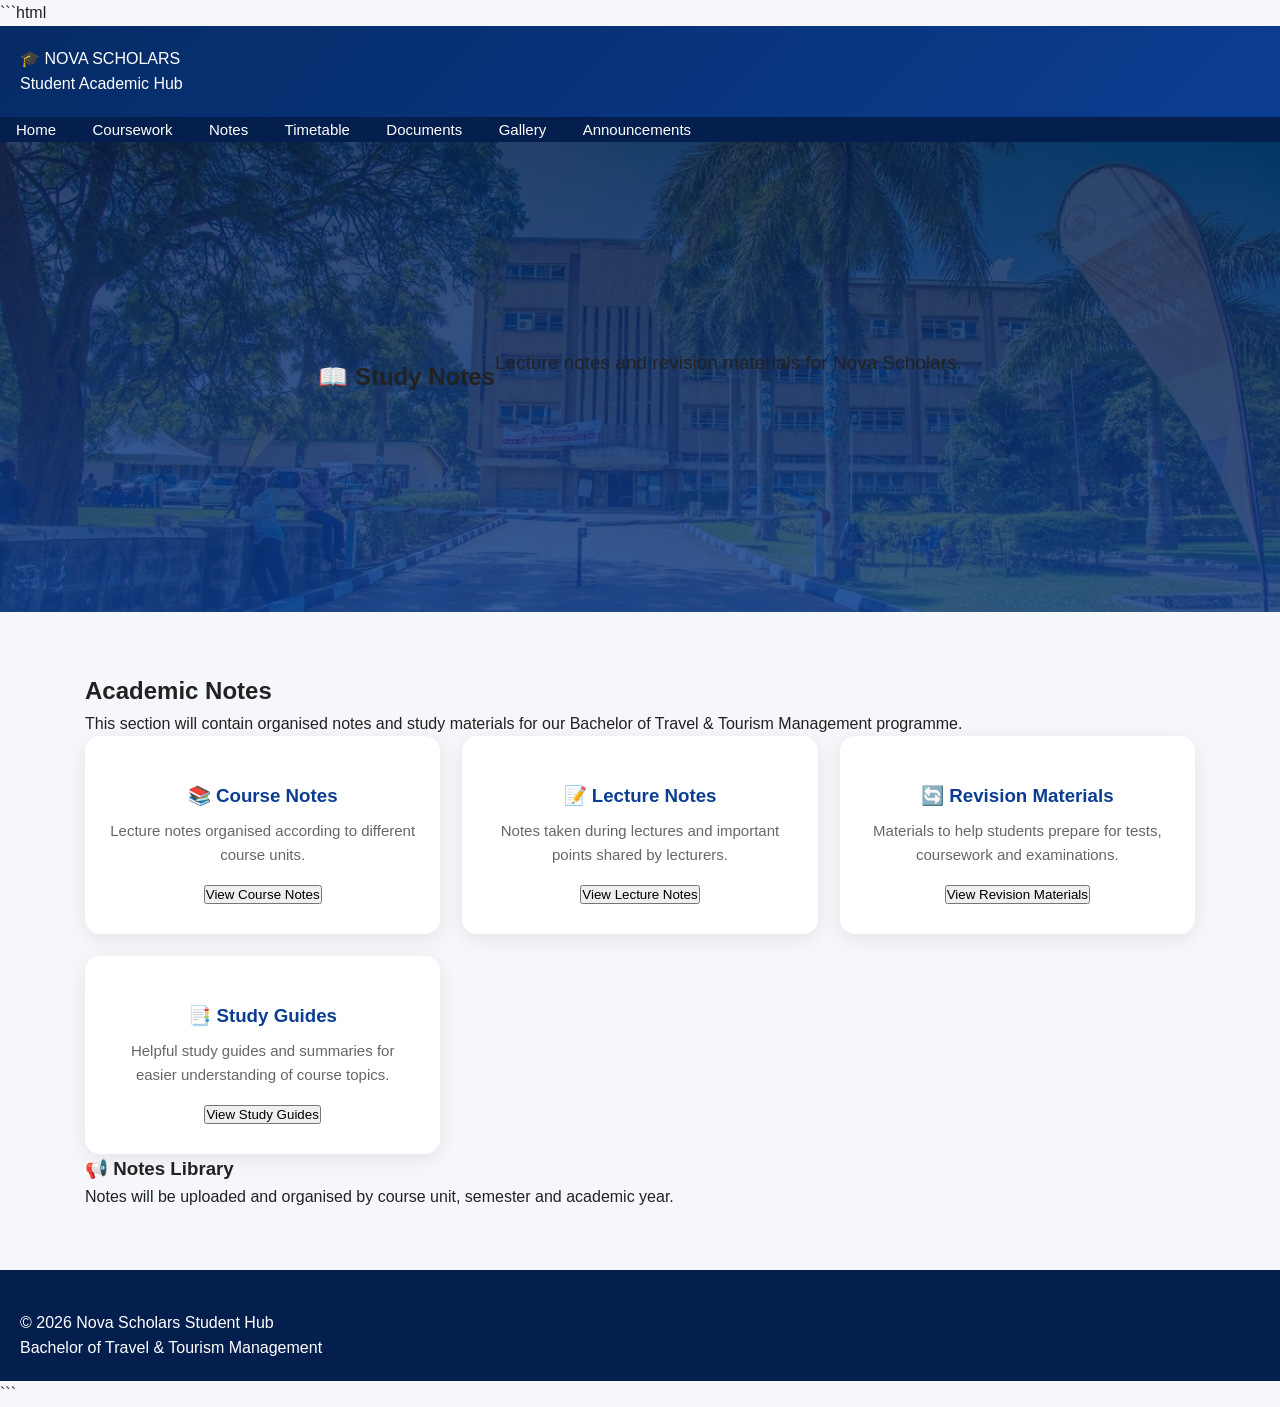
<file: notes.html>
```html
<!DOCTYPE html>
<html lang="en">
<head>
    <meta charset="UTF-8">
    <meta name="viewport" content="width=device-width, initial-scale=1.0">
    <title>Nova Scholars | Notes</title>
    <link rel="stylesheet" href="style.css">
</head>

<body>

<header>
    <div class="logo">🎓 NOVA SCHOLARS</div>
    <p>Student Academic Hub</p>
</header>

<nav>
    <a href="index.html">Home</a>
    <a href="coursework.html">Coursework</a>
    <a href="notes.html">Notes</a>
    <a href="timetable.html">Timetable</a>
    <a href="documents.html">Documents</a>
    <a href="gallery.html">Gallery</a>
    <a href="announcements.html">Announcements</a>
</nav>

<section class="hero">
    <h1>📖 Study Notes</h1>
    <p>Lecture notes and revision materials for Nova Scholars.</p>
</section>

<main class="container">

    <h2>Academic Notes</h2>

    <p>
        This section will contain organised notes and study materials
        for our Bachelor of Travel & Tourism Management programme.
    </p>

    <div class="cards">

        <div class="card">
            <h3>📚 Course Notes</h3>
            <p>
                Lecture notes organised according to different course
                units.
            </p>
            <button onclick="alert('Course notes will be added here.')">
                View Course Notes
            </button>
        </div>

        <div class="card">
            <h3>📝 Lecture Notes</h3>
            <p>
                Notes taken during lectures and important points
                shared by lecturers.
            </p>
            <button onclick="alert('Lecture notes will be added here.')">
                View Lecture Notes
            </button>
        </div>

        <div class="card">
            <h3>🔄 Revision Materials</h3>
            <p>
                Materials to help students prepare for tests,
                coursework and examinations.
            </p>
            <button onclick="alert('Revision materials will be added here.')">
                View Revision Materials
            </button>
        </div>

        <div class="card">
            <h3>📑 Study Guides</h3>
            <p>
                Helpful study guides and summaries for easier
                understanding of course topics.
            </p>
            <button onclick="alert('Study guides will be added here.')">
                View Study Guides
            </button>
        </div>

    </div>

    <div class="announcement">
        <h3>📢 Notes Library</h3>
        <p>
            Notes will be uploaded and organised by course unit,
            semester and academic year.
        </p>
    </div>

</main>

<footer>
    <p>© 2026 Nova Scholars Student Hub</p>
    <p>Bachelor of Travel & Tourism Management</p>
</footer>

</body>
</html>
```
</file>
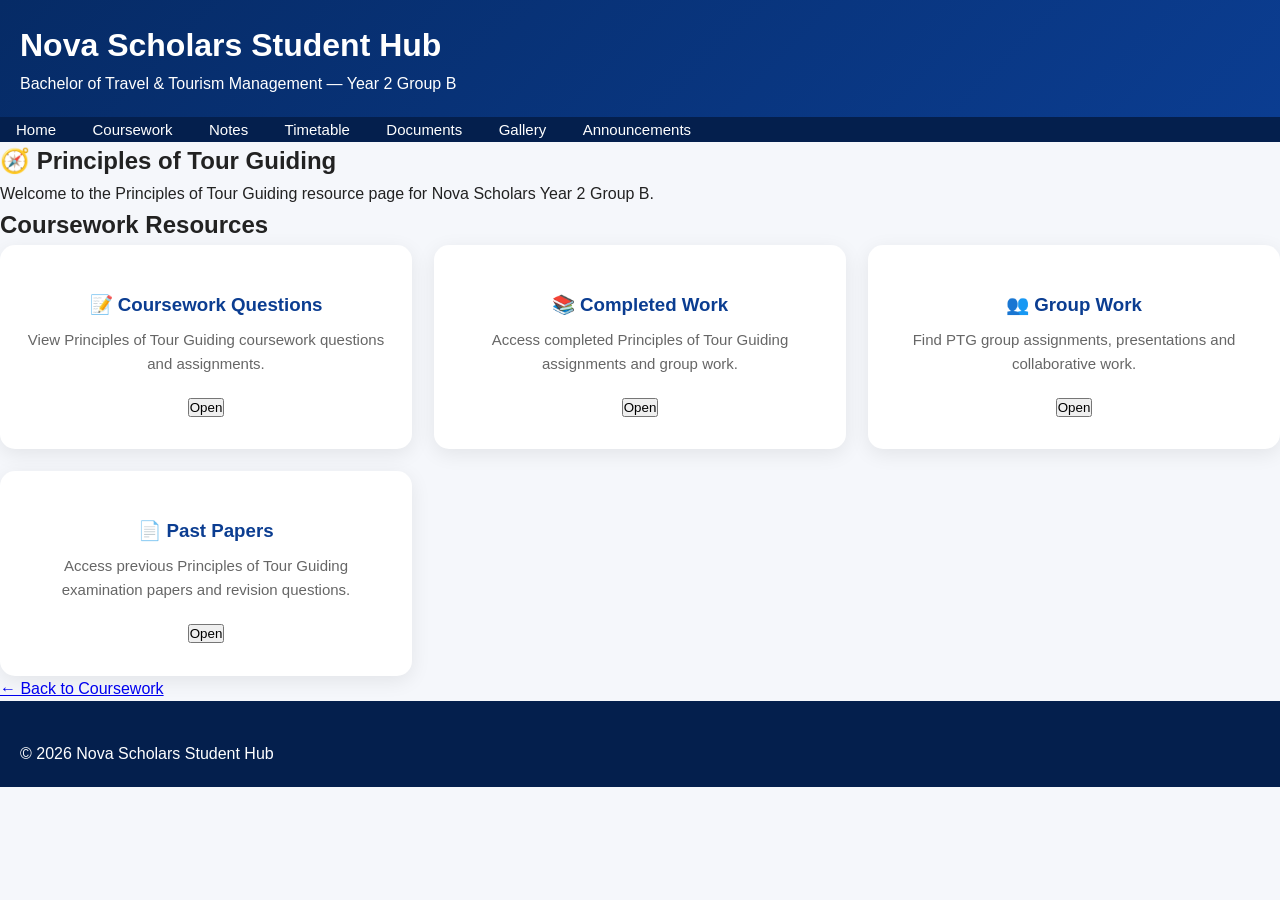
<file: ptg.html>
<!DOCTYPE html>
<html lang="en">

<head>
    <meta charset="UTF-8">
    <meta name="viewport" content="width=device-width, initial-scale=1.0">

    <title>Principles of Tour Guiding | Nova Scholars</title>

    <link rel="stylesheet" href="style.css">
</head>

<body>

    <header>
        <h1>Nova Scholars Student Hub</h1>
        <p>Bachelor of Travel & Tourism Management — Year 2 Group B</p>
    </header>

    <nav>
        <a href="index.html">Home</a>
        <a href="coursework.html">Coursework</a>
        <a href="notes.html">Notes</a>
        <a href="timetable.html">Timetable</a>
        <a href="documents.html">Documents</a>
        <a href="gallery.html">Gallery</a>
        <a href="announcements.html">Announcements</a>
    </nav>

    <main>

        <section class="page-hero">
            <h2>🧭 Principles of Tour Guiding</h2>

            <p>
                Welcome to the Principles of Tour Guiding resource page
                for Nova Scholars Year 2 Group B.
            </p>
        </section>

        <section class="cards-section">

            <h2>Coursework Resources</h2>

            <div class="cards">

                <div class="card">
                    <h3>📝 Coursework Questions</h3>
                    <p>
                        View Principles of Tour Guiding coursework
                        questions and assignments.
                    </p>
                    <button onclick="alert('PTG coursework questions will be added here.')">
                        Open
                    </button>
                </div>

                <div class="card">
                    <h3>📚 Completed Work</h3>
                    <p>
                        Access completed Principles of Tour Guiding
                        assignments and group work.
                    </p>
                    <button onclick="alert('Completed PTG work will be added here.')">
                        Open
                    </button>
                </div>

                <div class="card">
                    <h3>👥 Group Work</h3>
                    <p>
                        Find PTG group assignments, presentations
                        and collaborative work.
                    </p>
                    <button onclick="alert('PTG group work will be added here.')">
                        Open
                    </button>
                </div>

                <div class="card">
                    <h3>📄 Past Papers</h3>
                    <p>
                        Access previous Principles of Tour Guiding
                        examination papers and revision questions.
                    </p>
                    <button onclick="alert('PTG past papers will be added here.')">
                        Open
                    </button>
                </div>

            </div>

        </section>

        <section class="back-home">
            <a href="coursework.html">
                ← Back to Coursework
            </a>
        </section>

    </main>

    <footer>
        <p>
            © <span class="current-year"></span>
            Nova Scholars Student Hub
        </p>
    </footer>

    <script src="script.js"></script>

</body>
</html>
</file>
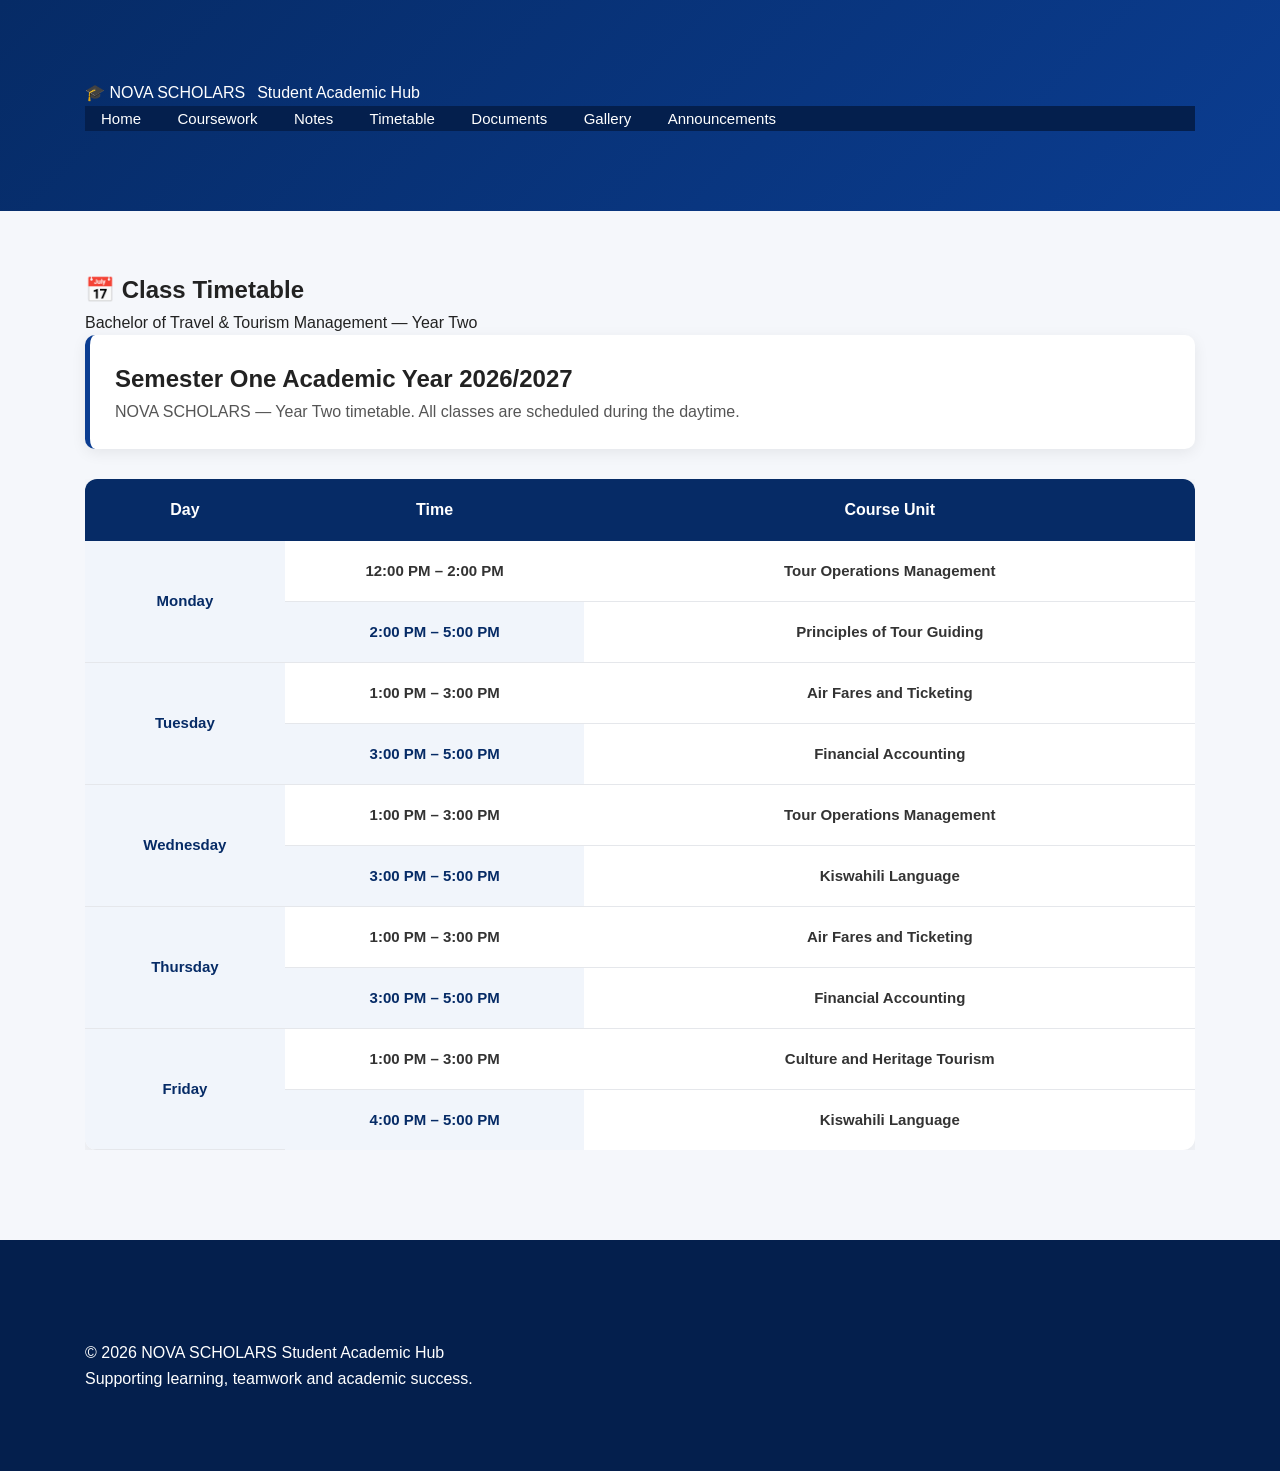
<file: timetable.html>
<!DOCTYPE html>
<html lang="en">
<head>
    <meta charset="UTF-8">
    <meta name="viewport" content="width=device-width, initial-scale=1.0">
    <title>Nova Scholars - Timetable</title>
    <link rel="stylesheet" href="style.css">
</head>

<body>

<header class="site-header">
    <div class="container">
        <div class="logo">
            🎓 NOVA SCHOLARS
            <span>Student Academic Hub</span>
        </div>

        <nav class="main-nav">
            <a href="index.html">Home</a>
            <a href="coursework.html">Coursework</a>
            <a href="notes.html">Notes</a>
            <a href="timetable.html">Timetable</a>
            <a href="documents.html">Documents</a>
            <a href="gallery.html">Gallery</a>
            <a href="announcements.html">Announcements</a>
        </nav>
    </div>
</header>

<main class="container">

    <section class="page-header">
        <h1>📅 Class Timetable</h1>
        <p>Bachelor of Travel & Tourism Management — Year Two</p>
    </section>

    <section class="announcement-box">
        <h2>Semester One Academic Year 2026/2027</h2>
        <p>
            NOVA SCHOLARS — Year Two timetable.
            All classes are scheduled during the daytime.
        </p>
    </section>

    <section class="table-container">

        <table class="timetable">

            <thead>
                <tr>
                    <th>Day</th>
                    <th>Time</th>
                    <th>Course Unit</th>
                </tr>
            </thead>

            <tbody>

                <tr>
                    <td rowspan="2"><strong>Monday</strong></td>
                    <td>12:00 PM – 2:00 PM</td>
                    <td>Tour Operations Management</td>
                </tr>

                <tr>
                    <td>2:00 PM – 5:00 PM</td>
                    <td>Principles of Tour Guiding</td>
                </tr>


                <tr>
                    <td rowspan="2"><strong>Tuesday</strong></td>
                    <td>1:00 PM – 3:00 PM</td>
                    <td>Air Fares and Ticketing</td>
                </tr>

                <tr>
                    <td>3:00 PM – 5:00 PM</td>
                    <td>Financial Accounting</td>
                </tr>


                <tr>
                    <td rowspan="2"><strong>Wednesday</strong></td>
                    <td>1:00 PM – 3:00 PM</td>
                    <td>Tour Operations Management</td>
                </tr>

                <tr>
                    <td>3:00 PM – 5:00 PM</td>
                    <td>Kiswahili Language</td>
                </tr>


                <tr>
                    <td rowspan="2"><strong>Thursday</strong></td>
                    <td>1:00 PM – 3:00 PM</td>
                    <td>Air Fares and Ticketing</td>
                </tr>

                <tr>
                    <td>3:00 PM – 5:00 PM</td>
                    <td>Financial Accounting</td>
                </tr>


                <tr>
                    <td rowspan="2"><strong>Friday</strong></td>
                    <td>1:00 PM – 3:00 PM</td>
                    <td>Culture and Heritage Tourism</td>
                </tr>

                <tr>
                    <td>4:00 PM – 5:00 PM</td>
                    <td>Kiswahili Language</td>
                </tr>

            </tbody>

        </table>

    </section>

</main>

<footer class="site-footer">
    <div class="container">
        <p>
            © <span class="current-year"></span>
            NOVA SCHOLARS Student Academic Hub
        </p>
        <p>Supporting learning, teamwork and academic success.</p>
    </div>
</footer>

<script src="script.js"></script>

</body>
</html>
</file>
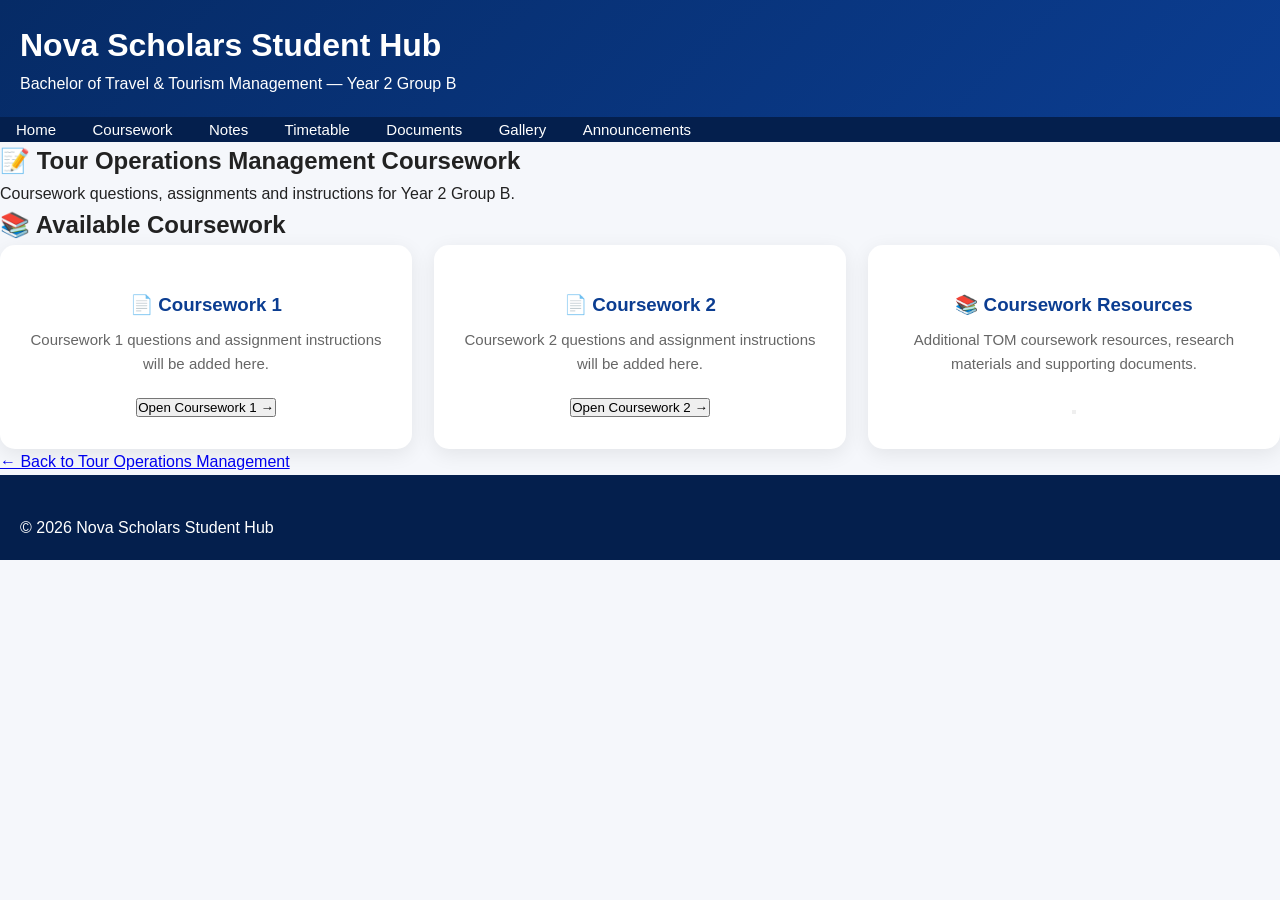
<file: tom-coursework.html>
<!DOCTYPE html>
<html lang="en">

<head>
    <meta charset="UTF-8">
    <meta name="viewport" content="width=device-width, initial-scale=1.0">

    <title>TOM Coursework | Nova Scholars Student Hub</title>

    <link rel="stylesheet" href="style.css">
</head>

<body>

    <!-- Header -->
    <header>
        <h1>Nova Scholars Student Hub</h1>
        <p>Bachelor of Travel & Tourism Management — Year 2 Group B</p>
    </header>


    <!-- Navigation -->
    <nav>
        <a href="index.html">Home</a>
        <a href="coursework.html">Coursework</a>
        <a href="notes.html">Notes</a>
        <a href="timetable.html">Timetable</a>
        <a href="documents.html">Documents</a>
        <a href="gallery.html">Gallery</a>
        <a href="announcements.html">Announcements</a>
    </nav>


    <!-- Main Content -->
    <main>

        <section class="page-hero">

            <h2>📝 Tour Operations Management Coursework</h2>

            <p>
                Coursework questions, assignments and instructions
                for Year 2 Group B.
            </p>

        </section>


        <!-- Coursework Area -->
        <section class="cards-section">

            <h2>📚 Available Coursework</h2>

            <div class="cards">

                <div class="card">

                    <h3>📄 Coursework 1</h3>

                    <p>
                        Coursework 1 questions and assignment instructions
                        will be added here.
                    </p>

                    <button
                        class="card-button"
                        onclick="alert('TOM Coursework 1 will be added here.')">
                        Open Coursework 1 →
                    </button>

                </div>


                <div class="card">

                    <h3>📄 Coursework 2</h3>

                    <p>
                        Coursework 2 questions and assignment instructions
                        will be added here.
                    </p>

                    <button
                        class="card-button"
                        onclick="alert('TOM Coursework 2 will be added here.')">
                        Open Coursework 2 →
                    </button>

                </div>


                <div class="card">

                    <h3>📚 Coursework Resources</h3>

                    <p>
                        Additional TOM coursework resources, research
                        materials and supporting documents.
                    </p>

                    <button
                        class="card-button"
                        onclick="window.location.href='tom-coursework.html'"
                        Open Resources →
                    </button>

                </div>

            </div>

        </section>


        <!-- Back -->
        <section class="back-home">

            <a href="tom.html">
                ← Back to Tour Operations Management
            </a>

        </section>

    </main>


    <!-- Footer -->
    <footer>

        <p>
            © <span class="current-year"></span>
            Nova Scholars Student Hub
        </p>

    </footer>


    <script src="script.js"></script>

</body>
</html>
</file>
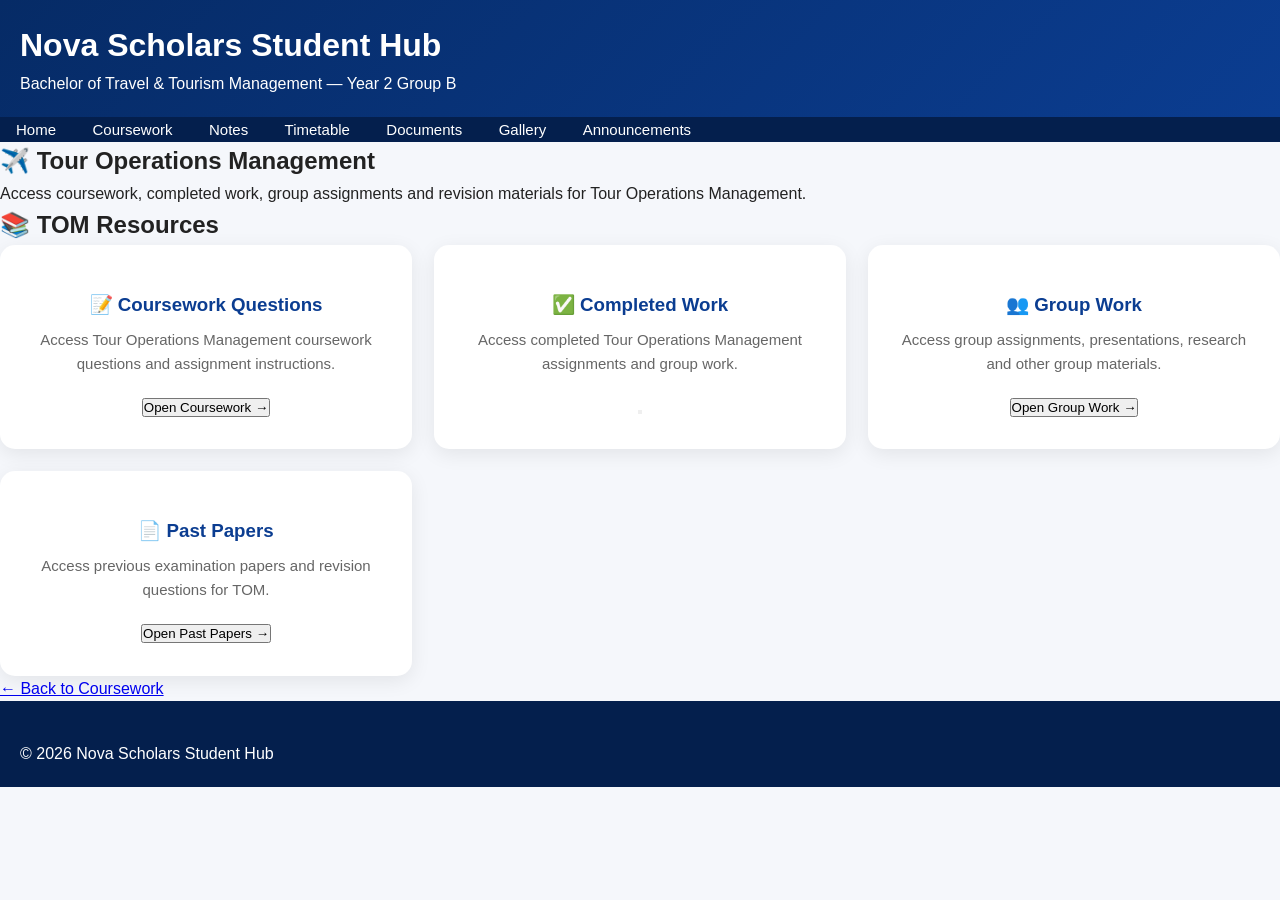
<file: tom.html>
<!DOCTYPE html>
<html lang="en">

<head>
    <meta charset="UTF-8">
    <meta name="viewport" content="width=device-width, initial-scale=1.0">

    <title>Tour Operations Management | Nova Scholars Student Hub</title>

    <link rel="stylesheet" href="style.css">
</head>

<body>

    <!-- Header -->
    <header>
        <h1>Nova Scholars Student Hub</h1>
        <p>Bachelor of Travel & Tourism Management — Year 2 Group B</p>
    </header>


    <!-- Navigation -->
    <nav>
        <a href="index.html">Home</a>
        <a href="coursework.html">Coursework</a>
        <a href="notes.html">Notes</a>
        <a href="timetable.html">Timetable</a>
        <a href="documents.html">Documents</a>
        <a href="gallery.html">Gallery</a>
        <a href="announcements.html">Announcements</a>
    </nav>


    <!-- Main Content -->
    <main>

        <section class="page-hero">

            <h2>✈️ Tour Operations Management</h2>

            <p>
                Access coursework, completed work, group assignments
                and revision materials for Tour Operations Management.
            </p>

        </section>


        <!-- Course Resources -->
        <section class="cards-section">

            <h2>📚 TOM Resources</h2>

            <div class="cards">

                <!-- Coursework -->
                <div class="card">

                    <h3>📝 Coursework Questions</h3>

                    <p>
                        Access Tour Operations Management coursework
                        questions and assignment instructions.
                    </p>

                    <button
                        class="card-button"
                        onclick="showMessage('TOM coursework questions will be added here.')">
                        Open Coursework →
                    </button>

                </div>


                <!-- Completed Work -->
                <div class="card">

                    <h3>✅ Completed Work</h3>

                    <p>
                        Access completed Tour Operations Management
                        assignments and group work.
                    </p>

                    <button
                        class="card-button"
                        onclick="window.location.href='tom-coursework.html'"
                        Open Completed Work →
                    </button>

                </div>


                <!-- Group Work -->
                <div class="card">

                    <h3>👥 Group Work</h3>

                    <p>
                        Access group assignments, presentations,
                        research and other group materials.
                    </p>

                    <button
                        class="card-button"
                        onclick="showMessage('TOM group work will be added here.')">
                        Open Group Work →
                    </button>

                </div>


                <!-- Past Papers -->
                <div class="card">

                    <h3>📄 Past Papers</h3>

                    <p>
                        Access previous examination papers and
                        revision questions for TOM.
                    </p>

                    <button
                        class="card-button"
                        onclick="showMessage('TOM past papers will be added here.')">
                        Open Past Papers →
                    </button>

                </div>

            </div>

        </section>


        <!-- Back to Coursework -->
        <section class="back-home">

            <a href="coursework.html">
                ← Back to Coursework
            </a>

        </section>

    </main>


    <!-- Footer -->
    <footer>

        <p>
            © <span class="current-year"></span>
            Nova Scholars Student Hub
        </p>

    </footer>


    <!-- Central JavaScript -->
    <script src="script.js"></script>


    <!-- TOM Page Functions -->
    <script>

        function showMessage(message) {
            alert(message);
        }

    </script>

</body>
</html>
</file>
<file: style.css>
/* =========================================
   NOVA SCHOLARS STUDENT HUB
   Main Website Styles
========================================= */

* {
    margin: 0;
    padding: 0;
    box-sizing: border-box;
}

html {
    scroll-behavior: smooth;
}

body {
    font-family: Arial, Helvetica, sans-serif;
    background: #f5f7fb;
    color: #222;
    line-height: 1.6;
}

/* =========================================
   HEADER
========================================= */

header {
    background: linear-gradient(135deg, #062b66, #0b3d91);
    color: white;
    padding: 20px;
}

.header-content {
    max-width: 1150px;
    margin: auto;
    display: flex;
    align-items: center;
    justify-content: space-between;
    gap: 20px;
}

.logo {
    display: flex;
    align-items: center;
    gap: 12px;
}

.logo-icon {
    width: 52px;
    height: 52px;
    background: white;
    color: #0b3d91;
    border-radius: 50%;
    display: flex;
    align-items: center;
    justify-content: center;
    font-size: 25px;
}

.logo h1 {
    font-size: 25px;
}

.logo p {
    font-size: 13px;
    opacity: 0.9;
}

/* =========================================
   NAVIGATION
========================================= */

nav {
    background: #041f4d;
    position: sticky;
    top: 0;
    z-index: 1000;
}

.nav-container {
    max-width: 1150px;
    margin: auto;
    display: flex;
    justify-content: center;
    align-items: center;
    flex-wrap: wrap;
}

nav a {
    color: white;
    text-decoration: none;
    padding: 15px 16px;
    font-size: 15px;
    transition: 0.3s;
}

nav a:hover,
nav a.active {
    background: #0b3d91;
}

/* =========================================
   HERO SECTION
========================================= */

.hero {
    min-height: 470px;
    display: flex;
    align-items: center;
    justify-content: center;
    text-align: center;
    padding: 60px 20px;

    background:
        linear-gradient(rgba(4, 31, 77, 0.82), rgba(11, 61, 145, 0.82)),
        url("images/campus.jpg");

    background-size: cover;
    background-position: center;
}

.hero-content {
    max-width: 800px;
    color: white;
}

.hero h2 {
    font-size: 48px;
    margin-bottom: 18px;
}

.hero h2 span {
    color: #ffd700;
}

.hero p {
    font-size: 19px;
    margin-bottom: 28px;
}

.hero-buttons {
    display: flex;
    justify-content: center;
    gap: 15px;
    flex-wrap: wrap;
}

.btn {
    display: inline-block;
    padding: 13px 24px;
    border-radius: 8px;
    text-decoration: none;
    font-weight: bold;
    transition: 0.3s;
}

.btn-primary {
    background: #ffd700;
    color: #111;
}

.btn-primary:hover {
    transform: translateY(-3px);
}

.btn-light {
    background: white;
    color: #0b3d91;
}

.btn-light:hover {
    transform: translateY(-3px);
}

/* =========================================
   GENERAL SECTIONS
========================================= */

.container {
    max-width: 1150px;
    margin: auto;
    padding: 60px 20px;
}

.section-title {
    text-align: center;
    margin-bottom: 40px;
}

.section-title h2 {
    color: #0b3d91;
    font-size: 32px;
    margin-bottom: 10px;
}

.section-title p {
    color: #666;
}

/* =========================================
   RESOURCE CARDS
========================================= */

.cards {
    display: grid;
    grid-template-columns: repeat(3, 1fr);
    gap: 22px;
}

.card {
    background: white;
    padding: 30px 25px;
    border-radius: 15px;
    text-align: center;
    box-shadow: 0 5px 20px rgba(0,0,0,0.08);
    transition: 0.3s;
}

.card:hover {
    transform: translateY(-7px);
}

.card-icon {
    width: 70px;
    height: 70px;
    margin: auto;
    border-radius: 50%;
    background: #e8f0ff;
    display: flex;
    align-items: center;
    justify-content: center;
    font-size: 32px;
}

.card h3 {
    color: #0b3d91;
    margin: 15px 0 8px;
}

.card p {
    color: #666;
    font-size: 15px;
    margin-bottom: 18px;
}

.card-link {
    color: #0b3d91;
    text-decoration: none;
    font-weight: bold;
}

/* =========================================
   ANNOUNCEMENT
========================================= */

.announcement-box {
    background: white;
    border-left: 5px solid #0b3d91;
    padding: 25px;
    border-radius: 10px;
    box-shadow: 0 4px 15px rgba(0,0,0,0.07);
}

.announcement-box h3 {
    color: #0b3d91;
    margin-bottom: 8px;
}

.announcement-box p {
    color: #555;
}

/* =========================================
   QUICK LINKS
========================================= */

.quick-links {
    display: grid;
    grid-template-columns: repeat(4, 1fr);
    gap: 15px;
}

.quick-link {
    background: #0b3d91;
    color: white;
    padding: 20px;
    border-radius: 10px;
    text-align: center;
    text-decoration: none;
    transition: 0.3s;
}

.quick-link:hover {
    background: #062b66;
    transform: translateY(-3px);
}

/* =========================================
   FOOTER
========================================= */

footer {
    background: #041f4d;
    color: white;
    padding: 40px 20px 20px;
}

.footer-content {
    max-width: 1150px;
    margin: auto;
    display: grid;
    grid-template-columns: 2fr 1fr 1fr;
    gap: 40px;
}

.footer-section h3 {
    margin-bottom: 15px;
}

.footer-section p {
    color: #ccd6e8;
    font-size: 14px;
}

.footer-section a {
    display: block;
    color: #ccd6e8;
    text-decoration: none;
    margin-bottom: 8px;
}

.footer-section a:hover {
    color: white;
}

.copyright {
    text-align: center;
    border-top: 1px solid rgba(255,255,255,0.15);
    margin-top: 30px;
    padding-top: 20px;
    color: #ccd6e8;
    font-size: 14px;
}

/* =========================================
   MOBILE RESPONSIVE DESIGN
========================================= */

@media (max-width: 800px) {

    .header-content {
        flex-direction: column;
        text-align: center;
    }

    .hero h2 {
        font-size: 35px;
    }

    .hero p {
        font-size: 16px;
    }

    .cards {
        grid-template-columns: repeat(2, 1fr);
    }

    .quick-links {
        grid-template-columns: repeat(2, 1fr);
    }

    .footer-content {
        grid-template-columns: 1fr;
        text-align: center;
    }
}

@media (max-width: 500px) {

    nav a {
        padding: 11px 9px;
        font-size: 13px;
    }

    .hero {
        min-height: 420px;
    }

    .hero h2 {
        font-size: 29px;
    }

    .cards {
        grid-template-columns: 1fr;
    }

    .quick-links {
        grid-template-columns: 1fr;
    }
}/* ================================
   PROFESSIONAL TIMETABLE
   ================================ */

.table-container {
    width: 100%;
    overflow-x: auto;
    margin: 30px 0;
}

.timetable {
    width: 100%;
    border-collapse: collapse;
    background: #ffffff;
    border-radius: 12px;
    overflow: hidden;
    box-shadow: 0 8px 25px rgba(0, 0, 0, 0.08);
}

.timetable th {
    background: #062b66;
    color: #ffffff;
    padding: 18px 15px;
    text-align: center;
    font-size: 16px;
    font-weight: 700;
}

.timetable td {
    padding: 18px 15px;
    text-align: center;
    border-bottom: 1px solid #e5e7eb;
    font-size: 15px;
    color: #333333;
}

.timetable td:first-child {
    font-weight: 700;
    color: #062b66;
    background: #f1f5fb;
    width: 18%;
}

.timetable td:nth-child(2) {
    font-weight: 600;
    width: 27%;
}

.timetable td:nth-child(3) {
    font-weight: 600;
    width: 55%;
}

.timetable tr:hover td {
    background: #f8fafc;
}

.timetable tr:last-child td {
    border-bottom: none;
}

/* Mobile timetable */
@media (max-width: 700px) {

    .timetable th,
    .timetable td {
        padding: 14px 10px;
        font-size: 14px;
    }

    .timetable {
        min-width: 650px;
    }

}
</file>
